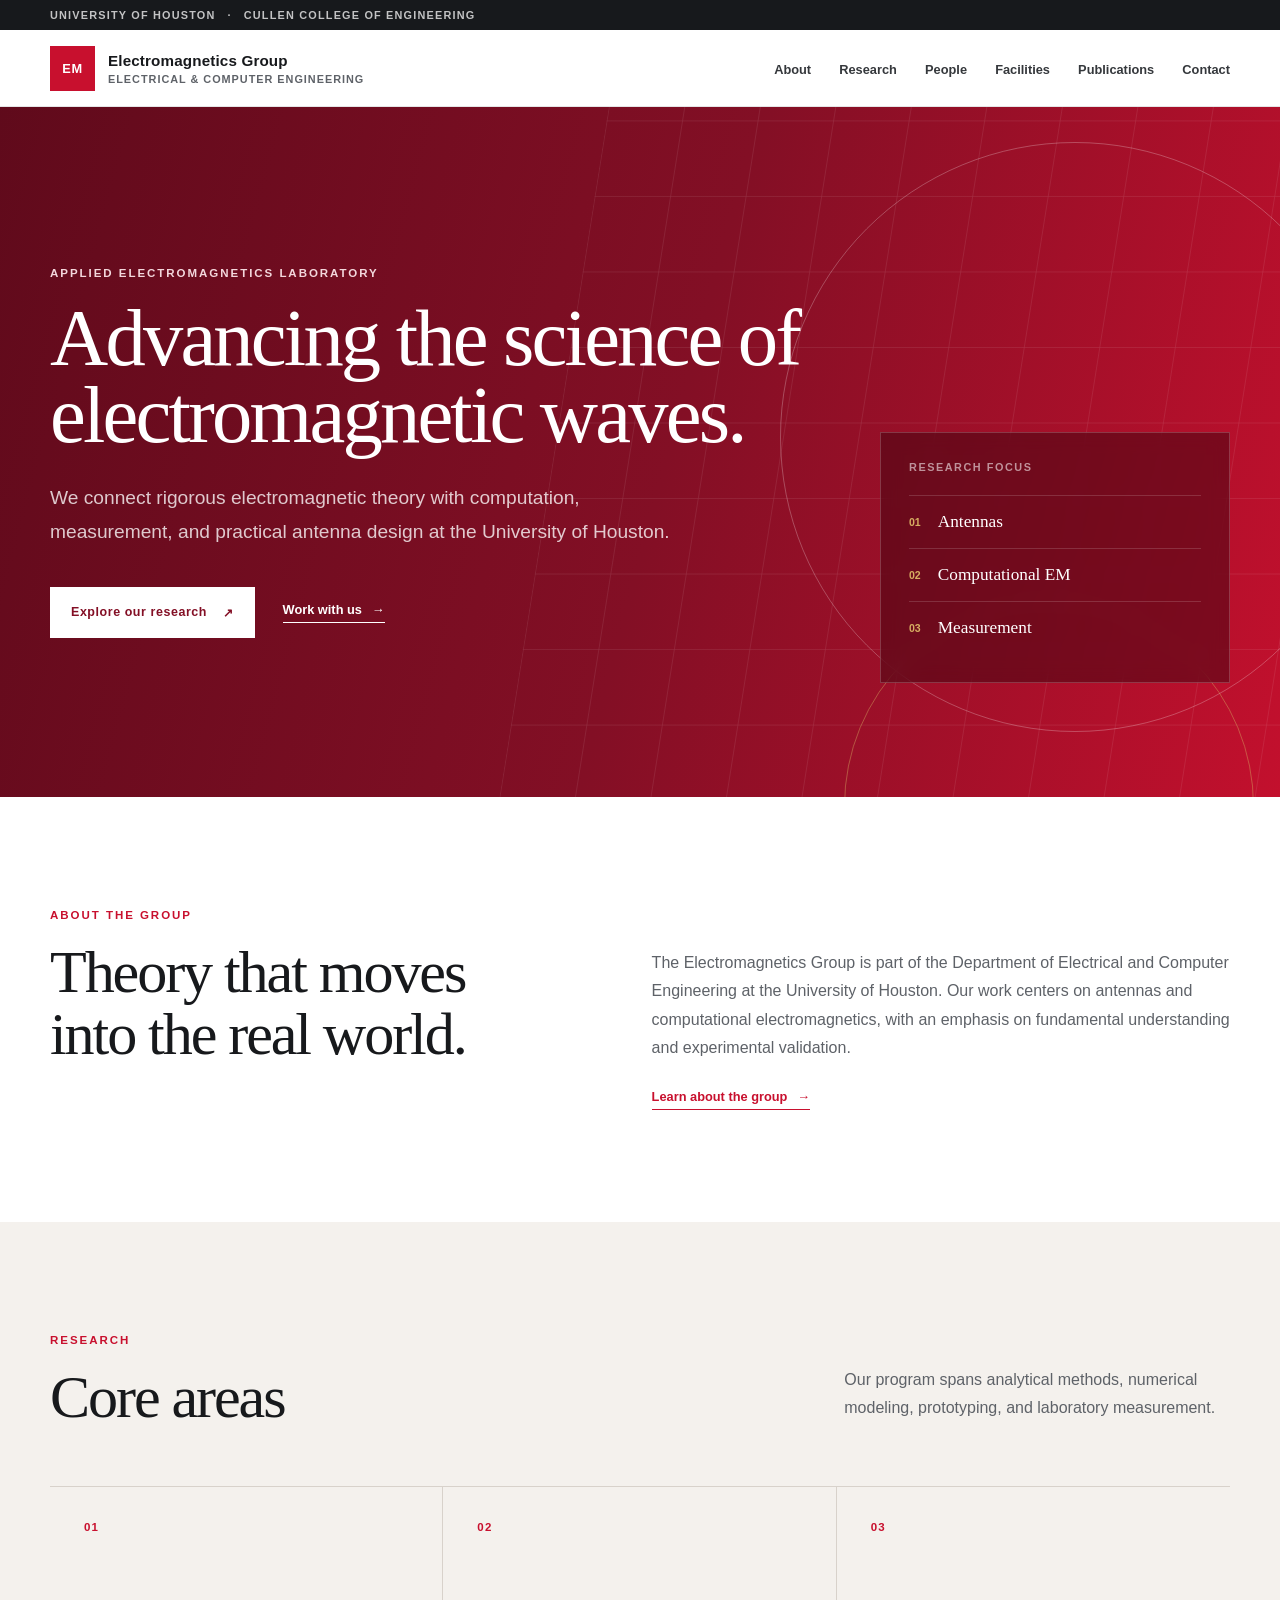
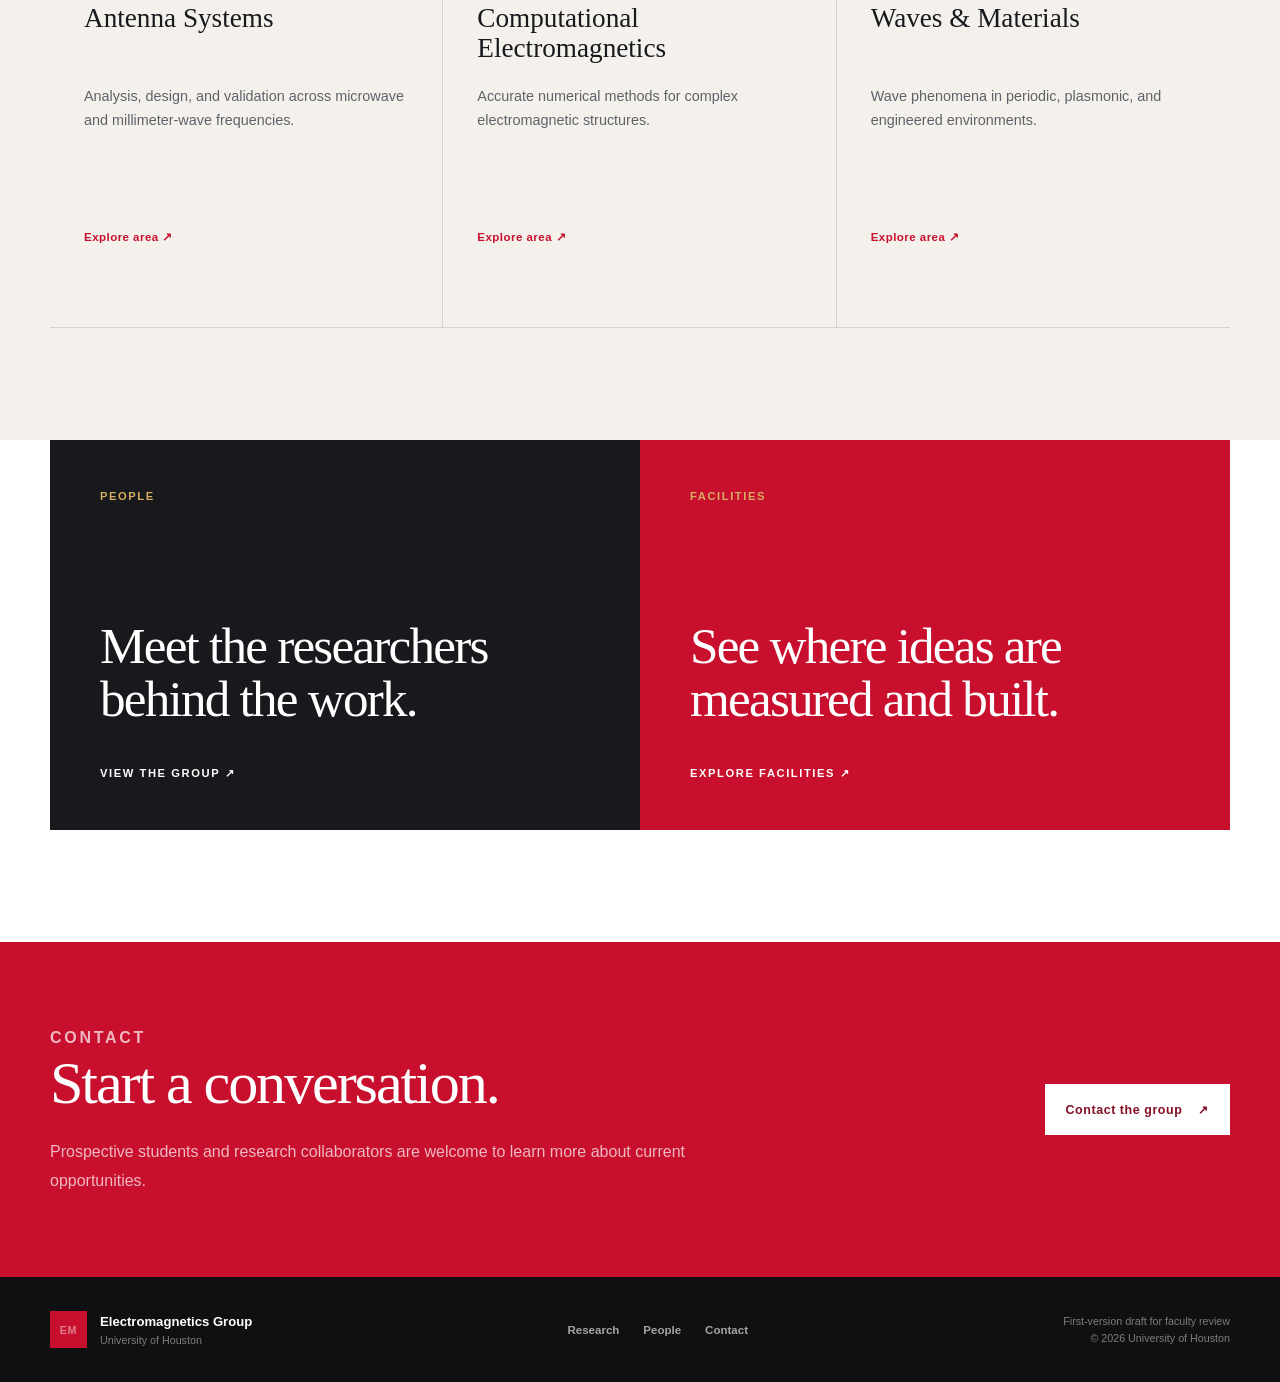
<file: index.html>
<!doctype html>
<html lang="en">
<head>
  <meta charset="utf-8">
  <meta name="viewport" content="width=device-width, initial-scale=1">
  <title>Home | UH Electromagnetics Group</title>
  <meta name="description" content="The University of Houston Electromagnetics Group advances antenna systems, computational electromagnetics, and electromagnetic measurement.">
  <meta property="og:title" content="Home | UH Electromagnetics Group">
  <meta property="og:description" content="The University of Houston Electromagnetics Group advances antenna systems, computational electromagnetics, and electromagnetic measurement.">
  <meta property="og:type" content="website">
  <meta property="og:image" content="https://jlsuka.github.io/uh-em-lab-website/og.jpg">
  <meta name="twitter:card" content="summary_large_image">
  <link rel="stylesheet" href="./styles.css">
</head>
<body>
  
    <a class="skip-link" href="#main-content">Skip to content</a>
    <header class="site-header">
      <div class="university-bar">
        <div class="shell university-bar__inner">
          <a href="https://www.uh.edu/" target="_blank" rel="noreferrer">University of Houston</a>
          <span aria-hidden="true">&middot;</span>
          <a href="https://www.egr.uh.edu/" target="_blank" rel="noreferrer">Cullen College of Engineering</a>
        </div>
      </div>
      <div class="navigation-shell shell">
        <a class="brand" href="./index.html" aria-label="Electromagnetics Group home">
          <span class="brand-mark" aria-hidden="true">EM</span>
          <span class="brand-copy">
            <strong>Electromagnetics Group</strong>
            <small>Electrical &amp; Computer Engineering</small>
          </span>
        </a>
        <nav class="desktop-nav" aria-label="Primary navigation"><a href="./about.html">About</a><a href="./research.html">Research</a><a href="./people.html">People</a><a href="./facilities.html">Facilities</a><a href="./publications.html">Publications</a><a href="./contact.html">Contact</a></nav>
        <details class="mobile-nav">
          <summary aria-label="Open navigation menu">Menu</summary>
          <nav aria-label="Mobile navigation"><a href="./about.html">About</a><a href="./research.html">Research</a><a href="./people.html">People</a><a href="./facilities.html">Facilities</a><a href="./publications.html">Publications</a><a href="./contact.html">Contact</a></nav>
        </details>
      </div>
    </header>
  <main id="main-content">
    <section class="hero" id="top">
      <div class="hero-grid" aria-hidden="true"></div>
      <div class="hero-orbit hero-orbit--one" aria-hidden="true"></div>
      <div class="hero-orbit hero-orbit--two" aria-hidden="true"></div>
      <div class="shell hero__inner">
        <div class="hero__content">
          <p class="eyebrow eyebrow--light">Applied Electromagnetics Laboratory</p>
          <h1>Advancing the science of electromagnetic waves.</h1>
          <p class="hero__lede">We connect rigorous electromagnetic theory with computation, measurement, and practical antenna design at the University of Houston.</p>
          <div class="hero__actions">
            <a class="button button--light" href="./research.html">Explore our research <span aria-hidden="true">&nearr;</span></a>
            <a class="text-link text-link--light" href="./contact.html">Work with us <span aria-hidden="true">&rarr;</span></a>
          </div>
        </div>
        <div class="hero__focus" aria-label="Research focus areas">
          <p>Research focus</p>
          <ol>
            <li><span>01</span>Antennas</li>
            <li><span>02</span>Computational EM</li>
            <li><span>03</span>Measurement</li>
          </ol>
        </div>
      </div>
    </section>

    <section class="section home-intro">
      <div class="shell split-intro">
        <div><p class="eyebrow">About the group</p><h2>Theory that moves into the real world.</h2></div>
        <div class="prose-block">
          <p>The Electromagnetics Group is part of the Department of Electrical and Computer Engineering at the University of Houston. Our work centers on antennas and computational electromagnetics, with an emphasis on fundamental understanding and experimental validation.</p>
          <a class="text-link" href="./about.html">Learn about the group <span aria-hidden="true">&rarr;</span></a>
        </div>
      </div>
    </section>

    <section class="section section--paper">
      <div class="shell">
        <div class="section-heading">
          <div><p class="eyebrow">Research</p><h2>Core areas</h2></div>
          <p>Our program spans analytical methods, numerical modeling, prototyping, and laboratory measurement.</p>
        </div>
        <div class="research-grid research-grid--links">
          <a class="research-card" href="./research.html#antenna-systems"><span class="card-number">01</span><h3>Antenna Systems</h3><p>Analysis, design, and validation across microwave and millimeter-wave frequencies.</p><span class="card-link">Explore area &nearr;</span></a>
          <a class="research-card" href="./research.html#computational-em"><span class="card-number">02</span><h3>Computational Electromagnetics</h3><p>Accurate numerical methods for complex electromagnetic structures.</p><span class="card-link">Explore area &nearr;</span></a>
          <a class="research-card" href="./research.html#waves-materials"><span class="card-number">03</span><h3>Waves &amp; Materials</h3><p>Wave phenomena in periodic, plasmonic, and engineered environments.</p><span class="card-link">Explore area &nearr;</span></a>
        </div>
      </div>
    </section>

    <section class="section home-pathways">
      <div class="shell pathway-grid">
        <a class="pathway-card pathway-card--dark" href="./people.html"><span>People</span><h2>Meet the researchers behind the work.</h2><strong>View the group &nearr;</strong></a>
        <a class="pathway-card pathway-card--red" href="./facilities.html"><span>Facilities</span><h2>See where ideas are measured and built.</h2><strong>Explore facilities &nearr;</strong></a>
      </div>
    </section>

    <section class="contact contact--compact">
      <div class="shell contact-layout">
        <div><p class="eyebrow eyebrow--light">Contact</p><h2>Start a conversation.</h2><p>Prospective students and research collaborators are welcome to learn more about current opportunities.</p></div>
        <a class="button button--light" href="./contact.html">Contact the group <span aria-hidden="true">&nearr;</span></a>
      </div>
    </section></main>
  
    <footer class="site-footer">
      <div class="shell site-footer__inner">
        <div class="footer-brand">
          <span class="brand-mark brand-mark--small" aria-hidden="true">EM</span>
          <div><strong>Electromagnetics Group</strong><span>University of Houston</span></div>
        </div>
        <div class="footer-links">
          <a href="./research.html">Research</a>
          <a href="./people.html">People</a>
          <a href="./contact.html">Contact</a>
        </div>
        <div class="footer-meta">
          <span>First-version draft for faculty review</span>
          <span>&copy; 2026 University of Houston</span>
        </div>
      </div>
    </footer>
</body>
</html>
</file>
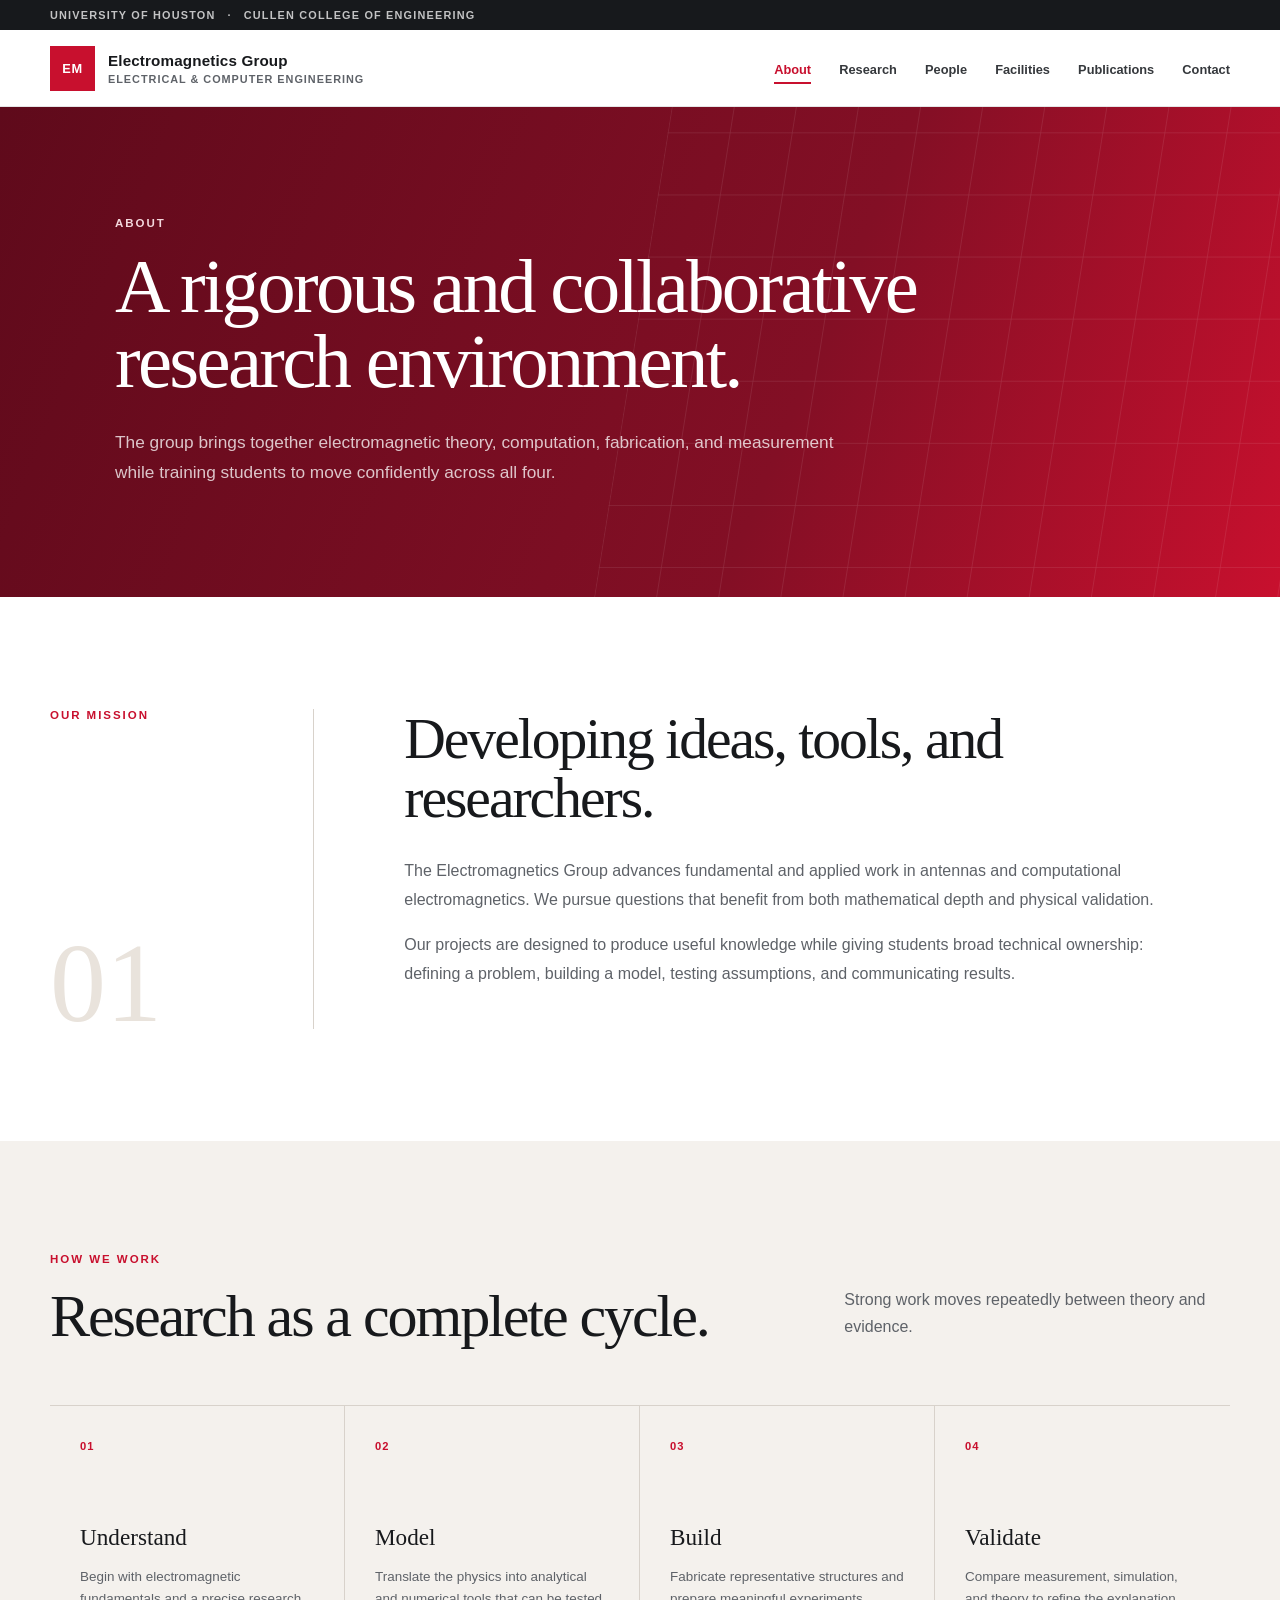
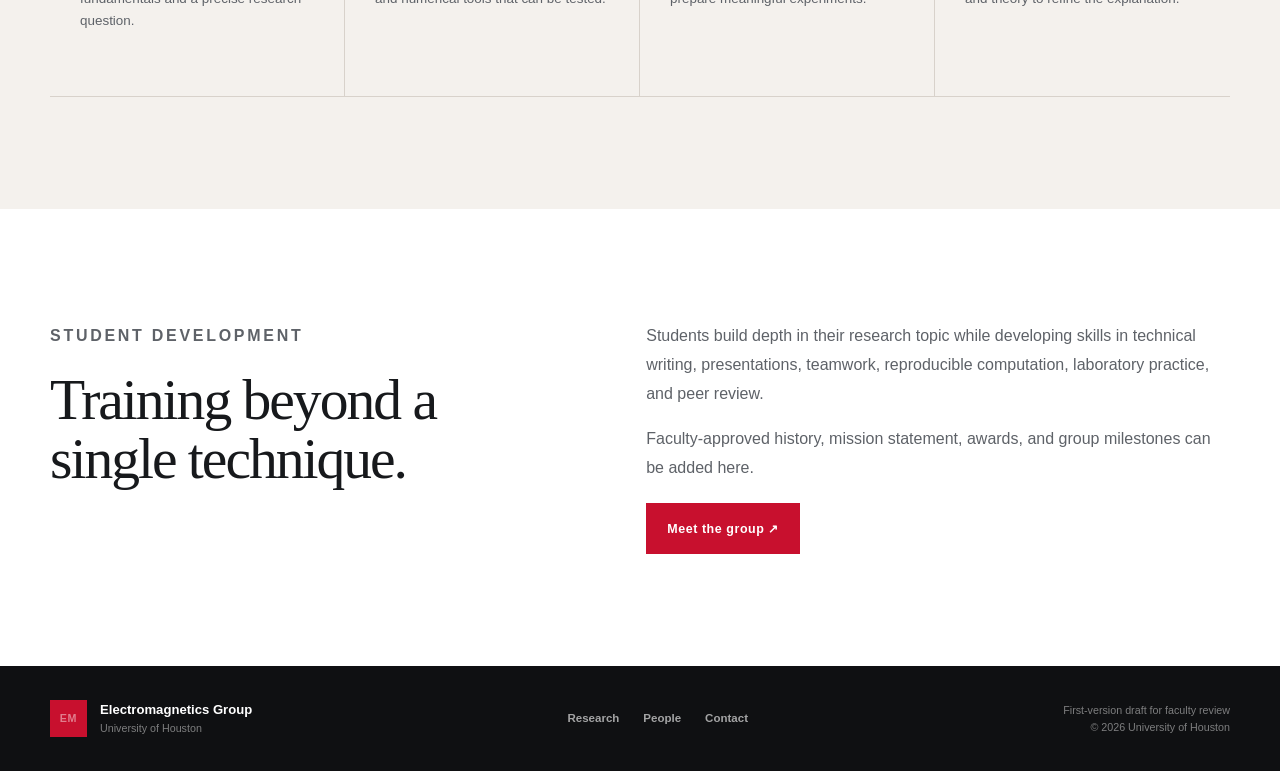
<file: about.html>
<!doctype html>
<html lang="en">
<head>
  <meta charset="utf-8">
  <meta name="viewport" content="width=device-width, initial-scale=1">
  <title>About | UH Electromagnetics Group</title>
  <meta name="description" content="Learn about the mission, training environment, and collaborative approach of the UH Electromagnetics Group.">
  <meta property="og:title" content="About | UH Electromagnetics Group">
  <meta property="og:description" content="Learn about the mission, training environment, and collaborative approach of the UH Electromagnetics Group.">
  <meta property="og:type" content="website">
  <meta property="og:image" content="https://jlsuka.github.io/uh-em-lab-website/og.jpg">
  <meta name="twitter:card" content="summary_large_image">
  <link rel="stylesheet" href="./styles.css">
</head>
<body>
  
    <a class="skip-link" href="#main-content">Skip to content</a>
    <header class="site-header">
      <div class="university-bar">
        <div class="shell university-bar__inner">
          <a href="https://www.uh.edu/" target="_blank" rel="noreferrer">University of Houston</a>
          <span aria-hidden="true">&middot;</span>
          <a href="https://www.egr.uh.edu/" target="_blank" rel="noreferrer">Cullen College of Engineering</a>
        </div>
      </div>
      <div class="navigation-shell shell">
        <a class="brand" href="./index.html" aria-label="Electromagnetics Group home">
          <span class="brand-mark" aria-hidden="true">EM</span>
          <span class="brand-copy">
            <strong>Electromagnetics Group</strong>
            <small>Electrical &amp; Computer Engineering</small>
          </span>
        </a>
        <nav class="desktop-nav" aria-label="Primary navigation"><a class="active" aria-current="page" href="./about.html">About</a><a href="./research.html">Research</a><a href="./people.html">People</a><a href="./facilities.html">Facilities</a><a href="./publications.html">Publications</a><a href="./contact.html">Contact</a></nav>
        <details class="mobile-nav">
          <summary aria-label="Open navigation menu">Menu</summary>
          <nav aria-label="Mobile navigation"><a class="active" aria-current="page" href="./about.html">About</a><a href="./research.html">Research</a><a href="./people.html">People</a><a href="./facilities.html">Facilities</a><a href="./publications.html">Publications</a><a href="./contact.html">Contact</a></nav>
        </details>
      </div>
    </header>
  <main id="main-content">
    
    <section class="page-hero">
      <div class="page-hero__grid" aria-hidden="true"></div>
      <div class="shell page-hero__inner">
        <p class="eyebrow eyebrow--light">About</p>
        <h1>A rigorous and collaborative research environment.</h1>
        <p>The group brings together electromagnetic theory, computation, fabrication, and measurement while training students to move confidently across all four.</p>
      </div>
    </section>
    <section class="section">
      <div class="shell editorial-grid">
        <aside><p class="eyebrow">Our mission</p><span class="side-number">01</span></aside>
        <div class="editorial-copy"><h2>Developing ideas, tools, and researchers.</h2><p>The Electromagnetics Group advances fundamental and applied work in antennas and computational electromagnetics. We pursue questions that benefit from both mathematical depth and physical validation.</p><p>Our projects are designed to produce useful knowledge while giving students broad technical ownership: defining a problem, building a model, testing assumptions, and communicating results.</p></div>
      </div>
    </section>
    <section class="section section--paper">
      <div class="shell">
        <div class="section-heading"><div><p class="eyebrow">How we work</p><h2>Research as a complete cycle.</h2></div><p>Strong work moves repeatedly between theory and evidence.</p></div>
        <div class="principle-grid">
          <article><span>01</span><h3>Understand</h3><p>Begin with electromagnetic fundamentals and a precise research question.</p></article>
          <article><span>02</span><h3>Model</h3><p>Translate the physics into analytical and numerical tools that can be tested.</p></article>
          <article><span>03</span><h3>Build</h3><p>Fabricate representative structures and prepare meaningful experiments.</p></article>
          <article><span>04</span><h3>Validate</h3><p>Compare measurement, simulation, and theory to refine the explanation.</p></article>
        </div>
      </div>
    </section>
    <section class="section">
      <div class="shell two-column-copy">
        <div><p class="eyebrow">Student development</p><h2>Training beyond a single technique.</h2></div>
        <div><p>Students build depth in their research topic while developing skills in technical writing, presentations, teamwork, reproducible computation, laboratory practice, and peer review.</p><p class="draft-note">Faculty-approved history, mission statement, awards, and group milestones can be added here.</p><a class="button button--red" href="./people.html">Meet the group &nearr;</a></div>
      </div>
    </section></main>
  
    <footer class="site-footer">
      <div class="shell site-footer__inner">
        <div class="footer-brand">
          <span class="brand-mark brand-mark--small" aria-hidden="true">EM</span>
          <div><strong>Electromagnetics Group</strong><span>University of Houston</span></div>
        </div>
        <div class="footer-links">
          <a href="./research.html">Research</a>
          <a href="./people.html">People</a>
          <a href="./contact.html">Contact</a>
        </div>
        <div class="footer-meta">
          <span>First-version draft for faculty review</span>
          <span>&copy; 2026 University of Houston</span>
        </div>
      </div>
    </footer>
</body>
</html>
</file>
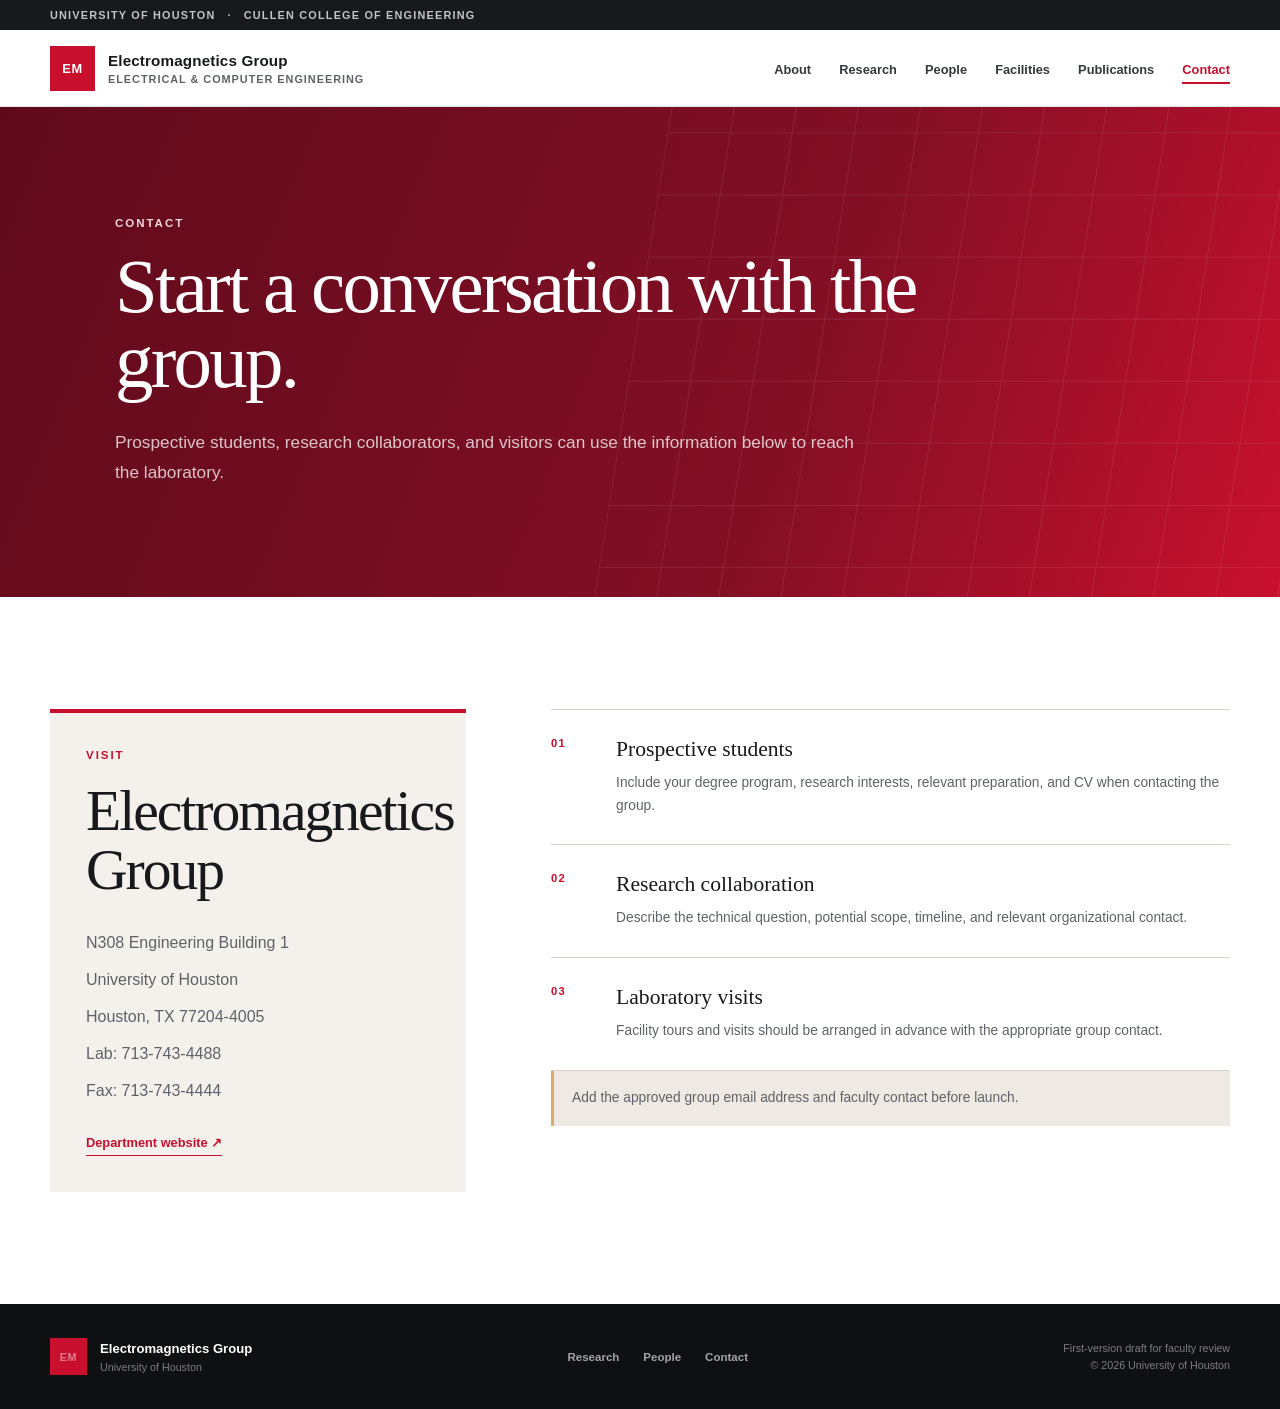
<file: contact.html>
<!doctype html>
<html lang="en">
<head>
  <meta charset="utf-8">
  <meta name="viewport" content="width=device-width, initial-scale=1">
  <title>Contact | UH Electromagnetics Group</title>
  <meta name="description" content="Contact the University of Houston Electromagnetics Group for research collaboration and student opportunities.">
  <meta property="og:title" content="Contact | UH Electromagnetics Group">
  <meta property="og:description" content="Contact the University of Houston Electromagnetics Group for research collaboration and student opportunities.">
  <meta property="og:type" content="website">
  <meta property="og:image" content="https://jlsuka.github.io/uh-em-lab-website/og.jpg">
  <meta name="twitter:card" content="summary_large_image">
  <link rel="stylesheet" href="./styles.css">
</head>
<body>
  
    <a class="skip-link" href="#main-content">Skip to content</a>
    <header class="site-header">
      <div class="university-bar">
        <div class="shell university-bar__inner">
          <a href="https://www.uh.edu/" target="_blank" rel="noreferrer">University of Houston</a>
          <span aria-hidden="true">&middot;</span>
          <a href="https://www.egr.uh.edu/" target="_blank" rel="noreferrer">Cullen College of Engineering</a>
        </div>
      </div>
      <div class="navigation-shell shell">
        <a class="brand" href="./index.html" aria-label="Electromagnetics Group home">
          <span class="brand-mark" aria-hidden="true">EM</span>
          <span class="brand-copy">
            <strong>Electromagnetics Group</strong>
            <small>Electrical &amp; Computer Engineering</small>
          </span>
        </a>
        <nav class="desktop-nav" aria-label="Primary navigation"><a href="./about.html">About</a><a href="./research.html">Research</a><a href="./people.html">People</a><a href="./facilities.html">Facilities</a><a href="./publications.html">Publications</a><a class="active" aria-current="page" href="./contact.html">Contact</a></nav>
        <details class="mobile-nav">
          <summary aria-label="Open navigation menu">Menu</summary>
          <nav aria-label="Mobile navigation"><a href="./about.html">About</a><a href="./research.html">Research</a><a href="./people.html">People</a><a href="./facilities.html">Facilities</a><a href="./publications.html">Publications</a><a class="active" aria-current="page" href="./contact.html">Contact</a></nav>
        </details>
      </div>
    </header>
  <main id="main-content">
    
    <section class="page-hero">
      <div class="page-hero__grid" aria-hidden="true"></div>
      <div class="shell page-hero__inner">
        <p class="eyebrow eyebrow--light">Contact</p>
        <h1>Start a conversation with the group.</h1>
        <p>Prospective students, research collaborators, and visitors can use the information below to reach the laboratory.</p>
      </div>
    </section>
    <section class="section">
      <div class="shell contact-page-grid">
        <div class="contact-address-card"><p class="eyebrow">Visit</p><h2>Electromagnetics Group</h2><address><span>N308 Engineering Building 1</span><span>University of Houston</span><span>Houston, TX 77204-4005</span><span>Lab: 713-743-4488</span><span>Fax: 713-743-4444</span></address><a class="text-link" href="https://www.ece.uh.edu/" target="_blank" rel="noreferrer">Department website &nearr;</a></div>
        <div class="contact-options">
          <article><span>01</span><div><h3>Prospective students</h3><p>Include your degree program, research interests, relevant preparation, and CV when contacting the group.</p></div></article>
          <article><span>02</span><div><h3>Research collaboration</h3><p>Describe the technical question, potential scope, timeline, and relevant organizational contact.</p></div></article>
          <article><span>03</span><div><h3>Laboratory visits</h3><p>Facility tours and visits should be arranged in advance with the appropriate group contact.</p></div></article>
          <p class="draft-note draft-note--block">Add the approved group email address and faculty contact before launch.</p>
        </div>
      </div>
    </section></main>
  
    <footer class="site-footer">
      <div class="shell site-footer__inner">
        <div class="footer-brand">
          <span class="brand-mark brand-mark--small" aria-hidden="true">EM</span>
          <div><strong>Electromagnetics Group</strong><span>University of Houston</span></div>
        </div>
        <div class="footer-links">
          <a href="./research.html">Research</a>
          <a href="./people.html">People</a>
          <a href="./contact.html">Contact</a>
        </div>
        <div class="footer-meta">
          <span>First-version draft for faculty review</span>
          <span>&copy; 2026 University of Houston</span>
        </div>
      </div>
    </footer>
</body>
</html>
</file>
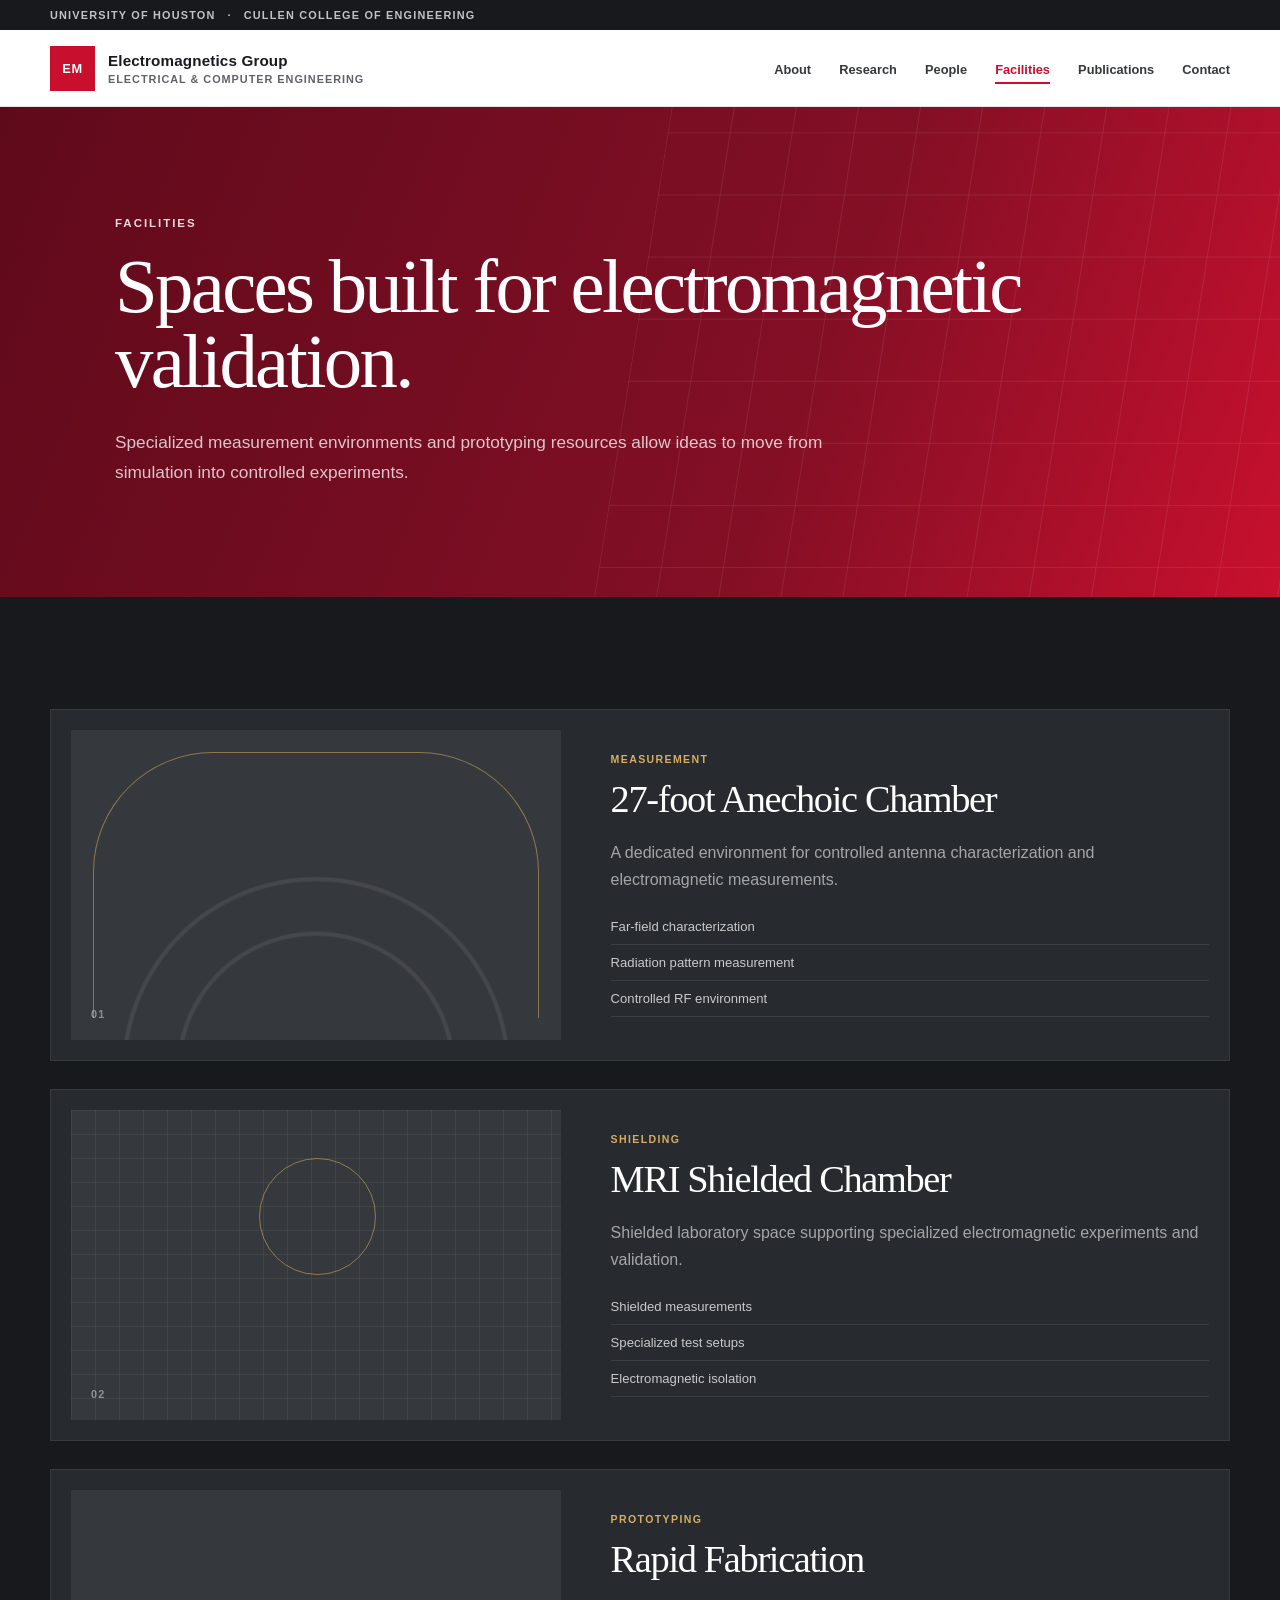
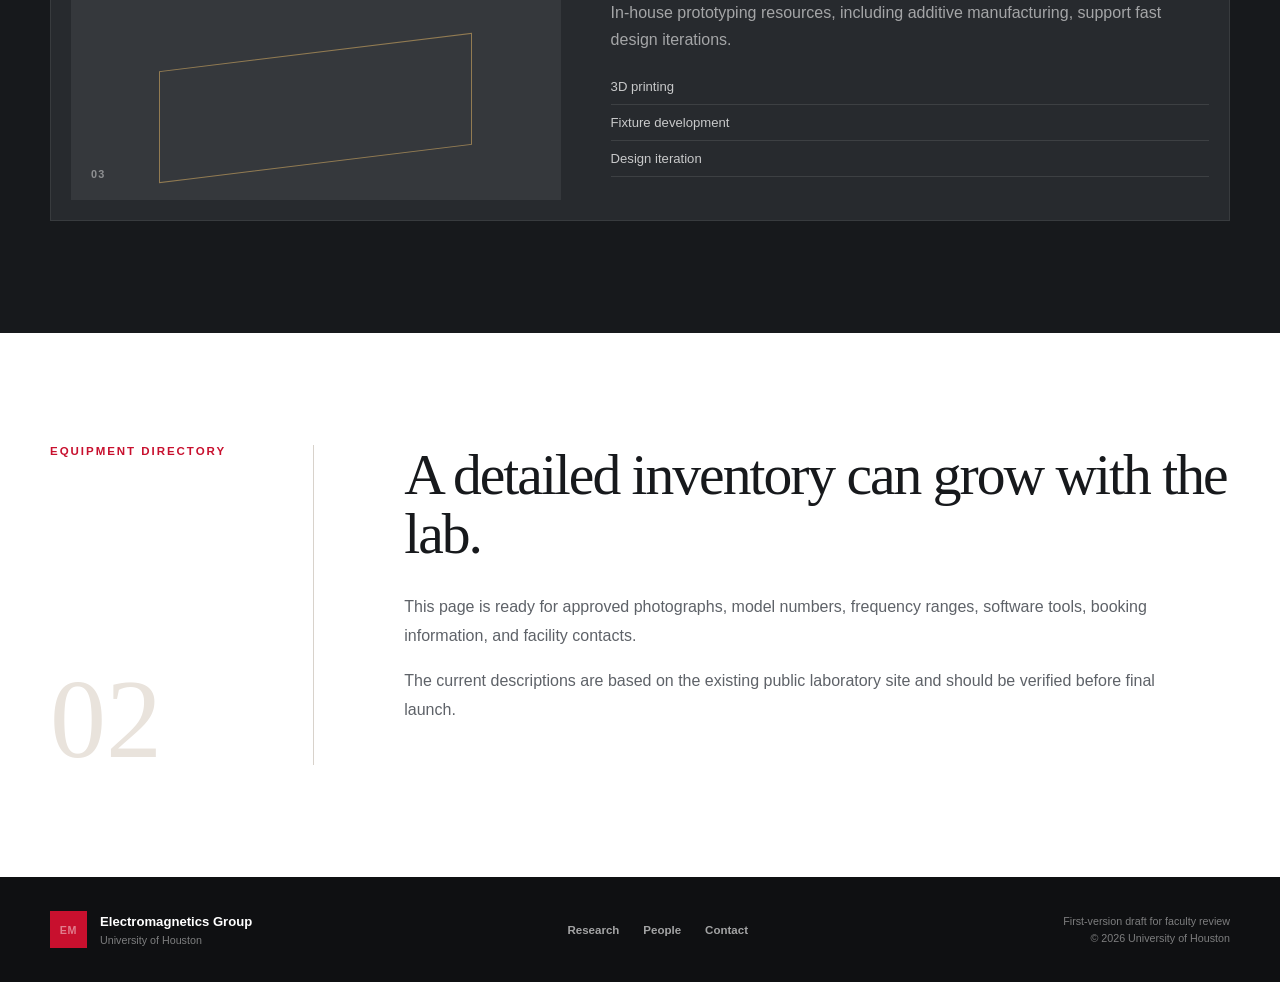
<file: facilities.html>
<!doctype html>
<html lang="en">
<head>
  <meta charset="utf-8">
  <meta name="viewport" content="width=device-width, initial-scale=1">
  <title>Facilities | UH Electromagnetics Group</title>
  <meta name="description" content="Explore electromagnetic measurement, shielded testing, and rapid prototyping facilities at the UH Electromagnetics Group.">
  <meta property="og:title" content="Facilities | UH Electromagnetics Group">
  <meta property="og:description" content="Explore electromagnetic measurement, shielded testing, and rapid prototyping facilities at the UH Electromagnetics Group.">
  <meta property="og:type" content="website">
  <meta property="og:image" content="https://jlsuka.github.io/uh-em-lab-website/og.jpg">
  <meta name="twitter:card" content="summary_large_image">
  <link rel="stylesheet" href="./styles.css">
</head>
<body>
  
    <a class="skip-link" href="#main-content">Skip to content</a>
    <header class="site-header">
      <div class="university-bar">
        <div class="shell university-bar__inner">
          <a href="https://www.uh.edu/" target="_blank" rel="noreferrer">University of Houston</a>
          <span aria-hidden="true">&middot;</span>
          <a href="https://www.egr.uh.edu/" target="_blank" rel="noreferrer">Cullen College of Engineering</a>
        </div>
      </div>
      <div class="navigation-shell shell">
        <a class="brand" href="./index.html" aria-label="Electromagnetics Group home">
          <span class="brand-mark" aria-hidden="true">EM</span>
          <span class="brand-copy">
            <strong>Electromagnetics Group</strong>
            <small>Electrical &amp; Computer Engineering</small>
          </span>
        </a>
        <nav class="desktop-nav" aria-label="Primary navigation"><a href="./about.html">About</a><a href="./research.html">Research</a><a href="./people.html">People</a><a class="active" aria-current="page" href="./facilities.html">Facilities</a><a href="./publications.html">Publications</a><a href="./contact.html">Contact</a></nav>
        <details class="mobile-nav">
          <summary aria-label="Open navigation menu">Menu</summary>
          <nav aria-label="Mobile navigation"><a href="./about.html">About</a><a href="./research.html">Research</a><a href="./people.html">People</a><a class="active" aria-current="page" href="./facilities.html">Facilities</a><a href="./publications.html">Publications</a><a href="./contact.html">Contact</a></nav>
        </details>
      </div>
    </header>
  <main id="main-content">
    
    <section class="page-hero">
      <div class="page-hero__grid" aria-hidden="true"></div>
      <div class="shell page-hero__inner">
        <p class="eyebrow eyebrow--light">Facilities</p>
        <h1>Spaces built for electromagnetic validation.</h1>
        <p>Specialized measurement environments and prototyping resources allow ideas to move from simulation into controlled experiments.</p>
      </div>
    </section>
    <section class="section section--ink">
      <div class="shell facility-page-grid">
        <article class="facility-feature"><div class="facility-visual facility-visual--1"><span>01</span></div><div><p class="facility-label">Measurement</p><h2>27-foot Anechoic Chamber</h2><p>A dedicated environment for controlled antenna characterization and electromagnetic measurements.</p><ul><li>Far-field characterization</li><li>Radiation pattern measurement</li><li>Controlled RF environment</li></ul></div></article>
        <article class="facility-feature"><div class="facility-visual facility-visual--2"><span>02</span></div><div><p class="facility-label">Shielding</p><h2>MRI Shielded Chamber</h2><p>Shielded laboratory space supporting specialized electromagnetic experiments and validation.</p><ul><li>Shielded measurements</li><li>Specialized test setups</li><li>Electromagnetic isolation</li></ul></div></article>
        <article class="facility-feature"><div class="facility-visual facility-visual--3"><span>03</span></div><div><p class="facility-label">Prototyping</p><h2>Rapid Fabrication</h2><p>In-house prototyping resources, including additive manufacturing, support fast design iterations.</p><ul><li>3D printing</li><li>Fixture development</li><li>Design iteration</li></ul></div></article>
      </div>
    </section>
    <section class="section"><div class="shell editorial-grid"><aside><p class="eyebrow">Equipment directory</p><span class="side-number">02</span></aside><div class="editorial-copy"><h2>A detailed inventory can grow with the lab.</h2><p>This page is ready for approved photographs, model numbers, frequency ranges, software tools, booking information, and facility contacts.</p><p class="draft-note">The current descriptions are based on the existing public laboratory site and should be verified before final launch.</p></div></div></section></main>
  
    <footer class="site-footer">
      <div class="shell site-footer__inner">
        <div class="footer-brand">
          <span class="brand-mark brand-mark--small" aria-hidden="true">EM</span>
          <div><strong>Electromagnetics Group</strong><span>University of Houston</span></div>
        </div>
        <div class="footer-links">
          <a href="./research.html">Research</a>
          <a href="./people.html">People</a>
          <a href="./contact.html">Contact</a>
        </div>
        <div class="footer-meta">
          <span>First-version draft for faculty review</span>
          <span>&copy; 2026 University of Houston</span>
        </div>
      </div>
    </footer>
</body>
</html>
</file>
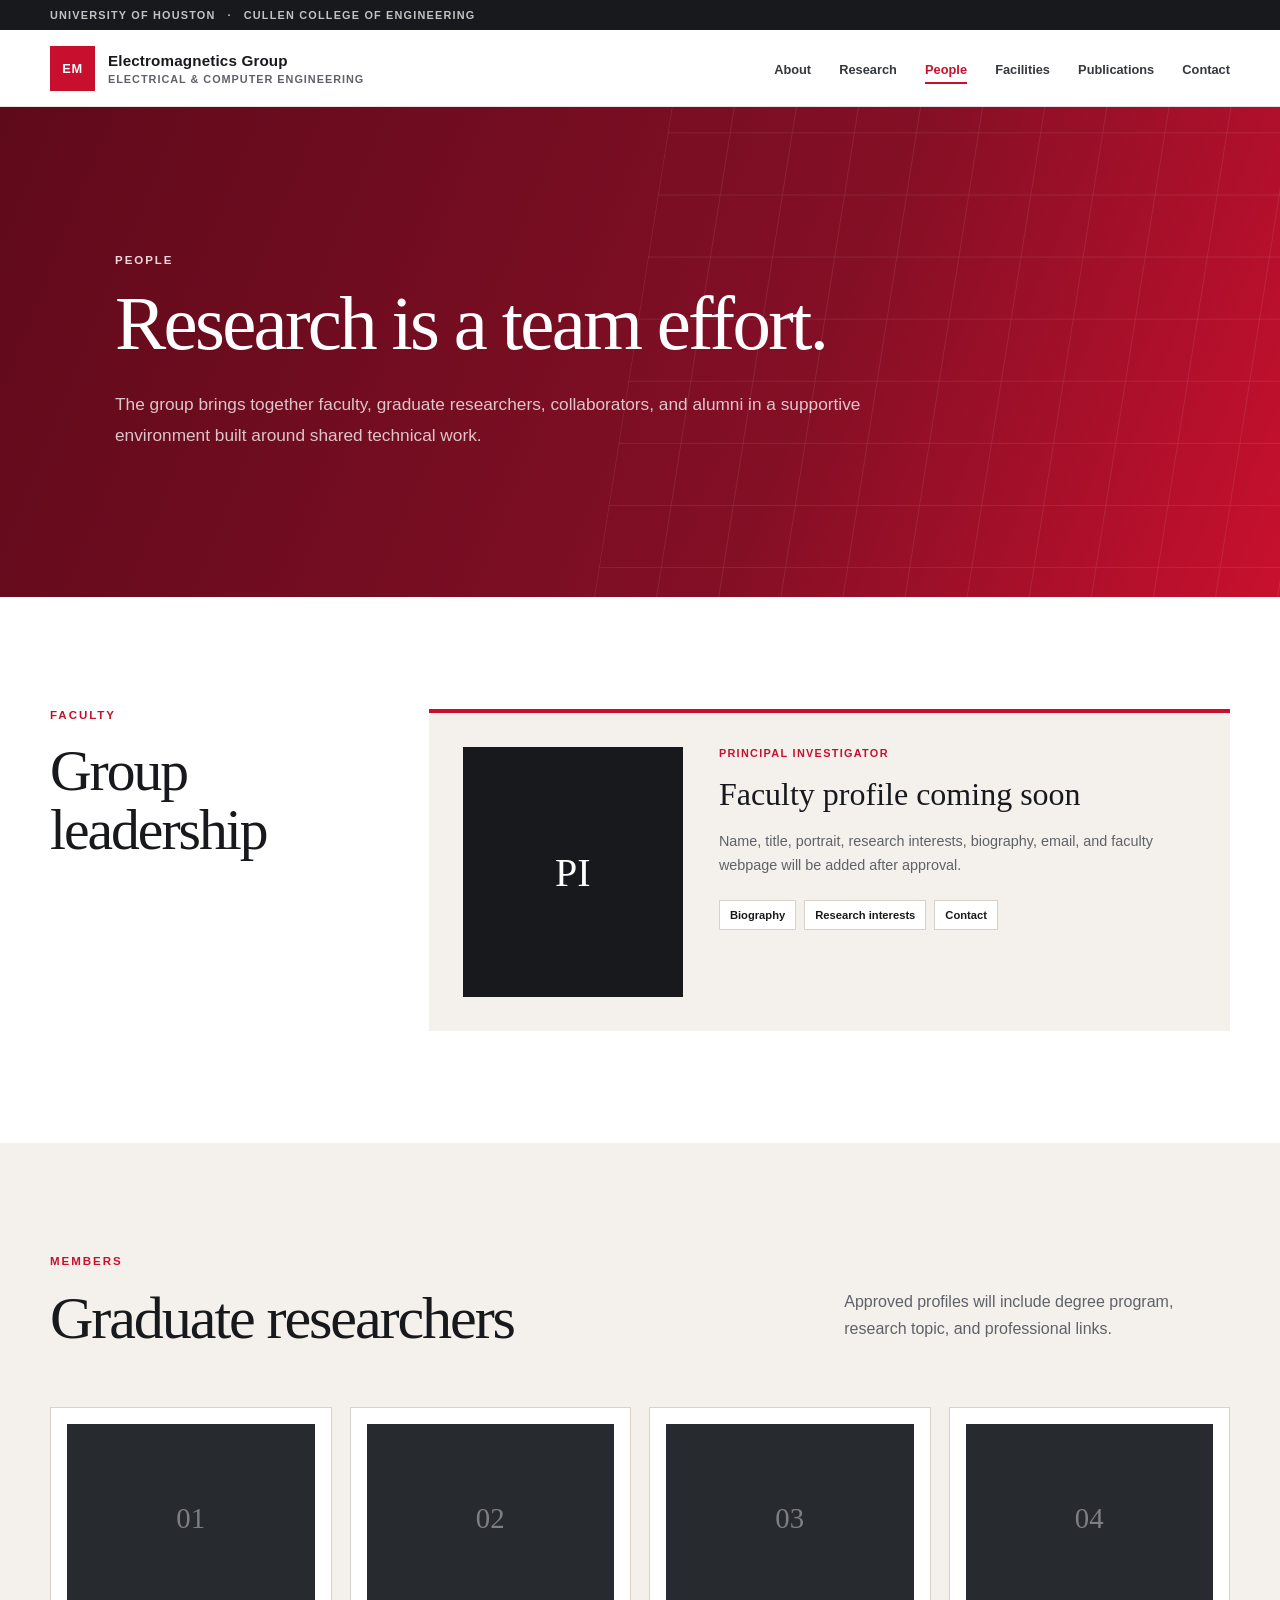
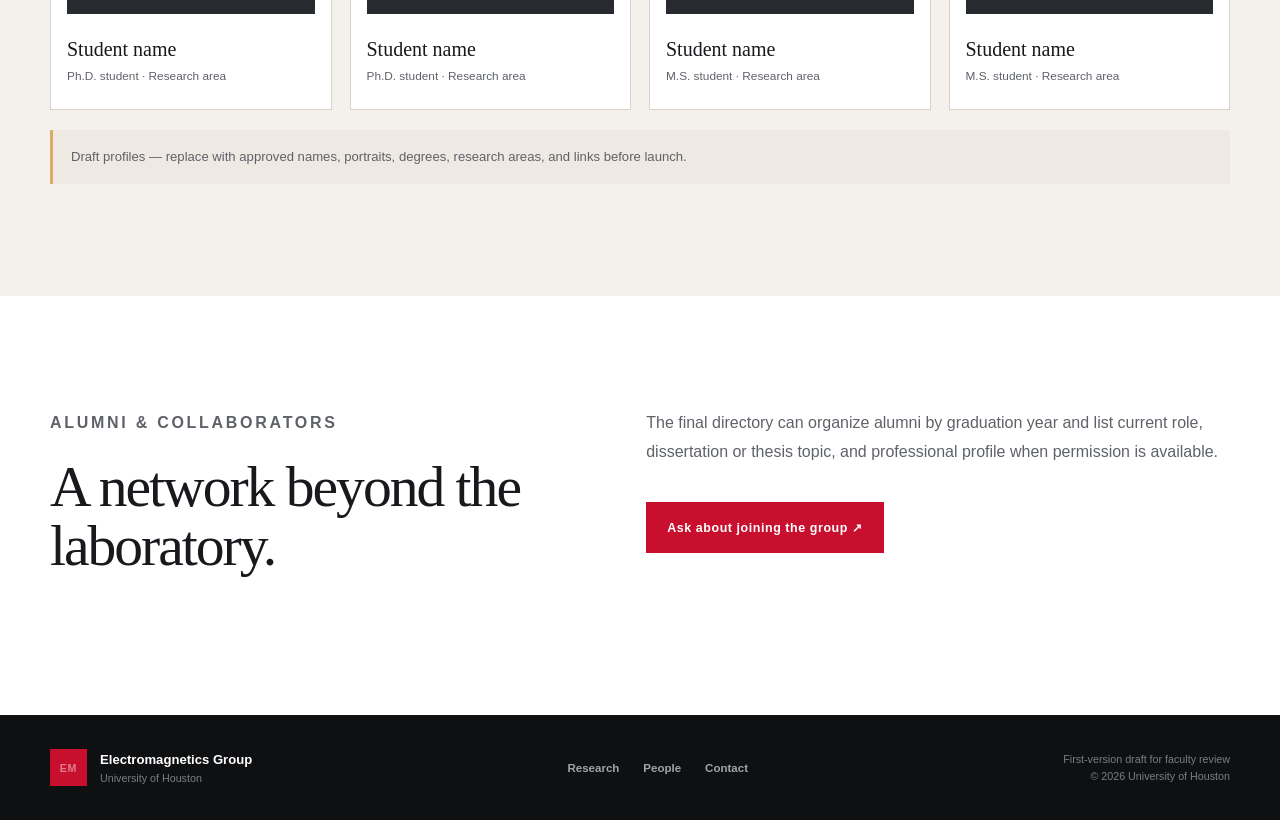
<file: people.html>
<!doctype html>
<html lang="en">
<head>
  <meta charset="utf-8">
  <meta name="viewport" content="width=device-width, initial-scale=1">
  <title>People | UH Electromagnetics Group</title>
  <meta name="description" content="Meet the faculty, graduate researchers, collaborators, and alumni of the UH Electromagnetics Group.">
  <meta property="og:title" content="People | UH Electromagnetics Group">
  <meta property="og:description" content="Meet the faculty, graduate researchers, collaborators, and alumni of the UH Electromagnetics Group.">
  <meta property="og:type" content="website">
  <meta property="og:image" content="https://jlsuka.github.io/uh-em-lab-website/og.jpg">
  <meta name="twitter:card" content="summary_large_image">
  <link rel="stylesheet" href="./styles.css">
</head>
<body>
  
    <a class="skip-link" href="#main-content">Skip to content</a>
    <header class="site-header">
      <div class="university-bar">
        <div class="shell university-bar__inner">
          <a href="https://www.uh.edu/" target="_blank" rel="noreferrer">University of Houston</a>
          <span aria-hidden="true">&middot;</span>
          <a href="https://www.egr.uh.edu/" target="_blank" rel="noreferrer">Cullen College of Engineering</a>
        </div>
      </div>
      <div class="navigation-shell shell">
        <a class="brand" href="./index.html" aria-label="Electromagnetics Group home">
          <span class="brand-mark" aria-hidden="true">EM</span>
          <span class="brand-copy">
            <strong>Electromagnetics Group</strong>
            <small>Electrical &amp; Computer Engineering</small>
          </span>
        </a>
        <nav class="desktop-nav" aria-label="Primary navigation"><a href="./about.html">About</a><a href="./research.html">Research</a><a class="active" aria-current="page" href="./people.html">People</a><a href="./facilities.html">Facilities</a><a href="./publications.html">Publications</a><a href="./contact.html">Contact</a></nav>
        <details class="mobile-nav">
          <summary aria-label="Open navigation menu">Menu</summary>
          <nav aria-label="Mobile navigation"><a href="./about.html">About</a><a href="./research.html">Research</a><a class="active" aria-current="page" href="./people.html">People</a><a href="./facilities.html">Facilities</a><a href="./publications.html">Publications</a><a href="./contact.html">Contact</a></nav>
        </details>
      </div>
    </header>
  <main id="main-content">
    
    <section class="page-hero">
      <div class="page-hero__grid" aria-hidden="true"></div>
      <div class="shell page-hero__inner">
        <p class="eyebrow eyebrow--light">People</p>
        <h1>Research is a team effort.</h1>
        <p>The group brings together faculty, graduate researchers, collaborators, and alumni in a supportive environment built around shared technical work.</p>
      </div>
    </section>
    <section class="section">
      <div class="shell people-page-grid">
        <div><p class="eyebrow">Faculty</p><h2>Group leadership</h2></div>
        <article class="person-card person-card--featured"><div class="person-placeholder" aria-hidden="true">PI</div><div><span>Principal investigator</span><h3>Faculty profile coming soon</h3><p>Name, title, portrait, research interests, biography, email, and faculty webpage will be added after approval.</p><div class="person-links"><span>Biography</span><span>Research interests</span><span>Contact</span></div></div></article>
      </div>
    </section>
    <section class="section section--paper">
      <div class="shell"><div class="section-heading"><div><p class="eyebrow">Members</p><h2>Graduate researchers</h2></div><p>Approved profiles will include degree program, research topic, and professional links.</p></div>
        <div class="member-card-grid">
          <article class="member-card"><div class="member-avatar">01</div><h3>Student name</h3><p>Ph.D. student &middot; Research area</p></article>
          <article class="member-card"><div class="member-avatar">02</div><h3>Student name</h3><p>Ph.D. student &middot; Research area</p></article>
          <article class="member-card"><div class="member-avatar">03</div><h3>Student name</h3><p>M.S. student &middot; Research area</p></article>
          <article class="member-card"><div class="member-avatar">04</div><h3>Student name</h3><p>M.S. student &middot; Research area</p></article>
        </div>
        <p class="draft-note draft-note--block">Draft profiles &mdash; replace with approved names, portraits, degrees, research areas, and links before launch.</p>
      </div>
    </section>
    <section class="section"><div class="shell two-column-copy"><div><p class="eyebrow">Alumni &amp; collaborators</p><h2>A network beyond the laboratory.</h2></div><div><p>The final directory can organize alumni by graduation year and list current role, dissertation or thesis topic, and professional profile when permission is available.</p><a class="button button--red" href="./contact.html">Ask about joining the group &nearr;</a></div></div></section></main>
  
    <footer class="site-footer">
      <div class="shell site-footer__inner">
        <div class="footer-brand">
          <span class="brand-mark brand-mark--small" aria-hidden="true">EM</span>
          <div><strong>Electromagnetics Group</strong><span>University of Houston</span></div>
        </div>
        <div class="footer-links">
          <a href="./research.html">Research</a>
          <a href="./people.html">People</a>
          <a href="./contact.html">Contact</a>
        </div>
        <div class="footer-meta">
          <span>First-version draft for faculty review</span>
          <span>&copy; 2026 University of Houston</span>
        </div>
      </div>
    </footer>
</body>
</html>
</file>
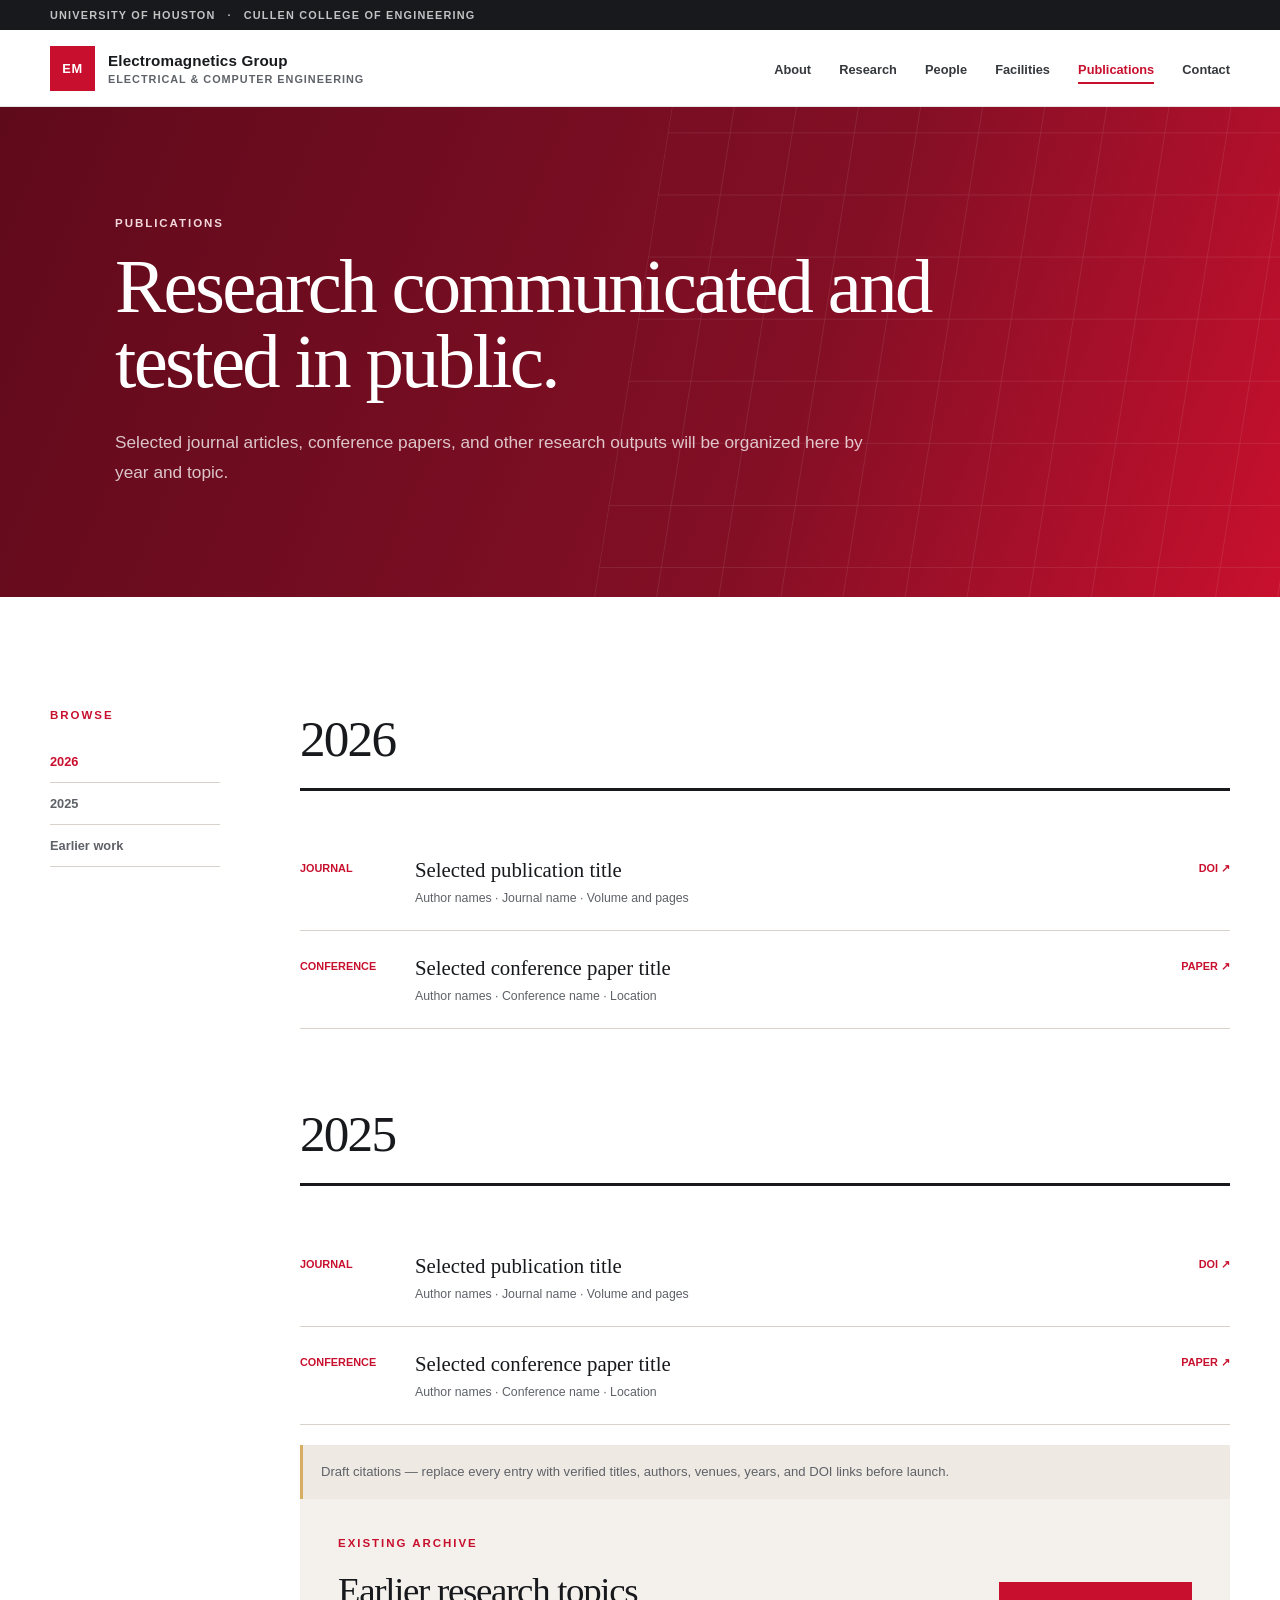
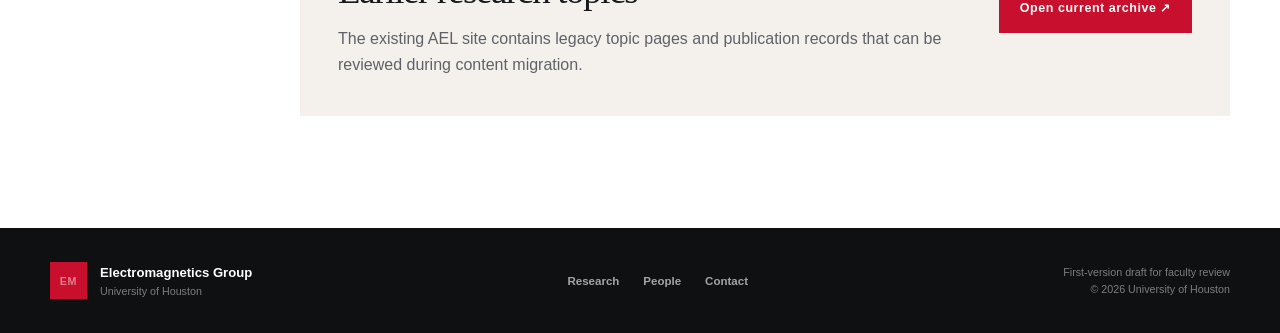
<file: publications.html>
<!doctype html>
<html lang="en">
<head>
  <meta charset="utf-8">
  <meta name="viewport" content="width=device-width, initial-scale=1">
  <title>Publications | UH Electromagnetics Group</title>
  <meta name="description" content="Browse selected journal articles, conference papers, and research outputs from the UH Electromagnetics Group.">
  <meta property="og:title" content="Publications | UH Electromagnetics Group">
  <meta property="og:description" content="Browse selected journal articles, conference papers, and research outputs from the UH Electromagnetics Group.">
  <meta property="og:type" content="website">
  <meta property="og:image" content="https://jlsuka.github.io/uh-em-lab-website/og.jpg">
  <meta name="twitter:card" content="summary_large_image">
  <link rel="stylesheet" href="./styles.css">
</head>
<body>
  
    <a class="skip-link" href="#main-content">Skip to content</a>
    <header class="site-header">
      <div class="university-bar">
        <div class="shell university-bar__inner">
          <a href="https://www.uh.edu/" target="_blank" rel="noreferrer">University of Houston</a>
          <span aria-hidden="true">&middot;</span>
          <a href="https://www.egr.uh.edu/" target="_blank" rel="noreferrer">Cullen College of Engineering</a>
        </div>
      </div>
      <div class="navigation-shell shell">
        <a class="brand" href="./index.html" aria-label="Electromagnetics Group home">
          <span class="brand-mark" aria-hidden="true">EM</span>
          <span class="brand-copy">
            <strong>Electromagnetics Group</strong>
            <small>Electrical &amp; Computer Engineering</small>
          </span>
        </a>
        <nav class="desktop-nav" aria-label="Primary navigation"><a href="./about.html">About</a><a href="./research.html">Research</a><a href="./people.html">People</a><a href="./facilities.html">Facilities</a><a class="active" aria-current="page" href="./publications.html">Publications</a><a href="./contact.html">Contact</a></nav>
        <details class="mobile-nav">
          <summary aria-label="Open navigation menu">Menu</summary>
          <nav aria-label="Mobile navigation"><a href="./about.html">About</a><a href="./research.html">Research</a><a href="./people.html">People</a><a href="./facilities.html">Facilities</a><a class="active" aria-current="page" href="./publications.html">Publications</a><a href="./contact.html">Contact</a></nav>
        </details>
      </div>
    </header>
  <main id="main-content">
    
    <section class="page-hero">
      <div class="page-hero__grid" aria-hidden="true"></div>
      <div class="shell page-hero__inner">
        <p class="eyebrow eyebrow--light">Publications</p>
        <h1>Research communicated and tested in public.</h1>
        <p>Selected journal articles, conference papers, and other research outputs will be organized here by year and topic.</p>
      </div>
    </section>
    <section class="section">
      <div class="shell publications-page-layout">
        <aside class="publication-filter"><p class="eyebrow">Browse</p><a class="active" href="#2026">2026</a><a href="#2025">2025</a><a href="#archive">Earlier work</a></aside>
        <div class="publication-year-list">
          <section id="2026"><h2>2026</h2><article><span>Journal</span><div><h3>Selected publication title</h3><p>Author names &middot; Journal name &middot; Volume and pages</p></div><strong>DOI &nearr;</strong></article><article><span>Conference</span><div><h3>Selected conference paper title</h3><p>Author names &middot; Conference name &middot; Location</p></div><strong>Paper &nearr;</strong></article></section>
          <section id="2025"><h2>2025</h2><article><span>Journal</span><div><h3>Selected publication title</h3><p>Author names &middot; Journal name &middot; Volume and pages</p></div><strong>DOI &nearr;</strong></article><article><span>Conference</span><div><h3>Selected conference paper title</h3><p>Author names &middot; Conference name &middot; Location</p></div><strong>Paper &nearr;</strong></article></section>
          <p class="draft-note draft-note--block">Draft citations &mdash; replace every entry with verified titles, authors, venues, years, and DOI links before launch.</p>
          <section class="archive-callout" id="archive"><div><p class="eyebrow">Existing archive</p><h2>Earlier research topics</h2><p>The existing AEL site contains legacy topic pages and publication records that can be reviewed during content migration.</p></div><a class="button button--red" href="https://ael.ece.uh.edu/publications/" target="_blank" rel="noreferrer">Open current archive &nearr;</a></section>
        </div>
      </div>
    </section></main>
  
    <footer class="site-footer">
      <div class="shell site-footer__inner">
        <div class="footer-brand">
          <span class="brand-mark brand-mark--small" aria-hidden="true">EM</span>
          <div><strong>Electromagnetics Group</strong><span>University of Houston</span></div>
        </div>
        <div class="footer-links">
          <a href="./research.html">Research</a>
          <a href="./people.html">People</a>
          <a href="./contact.html">Contact</a>
        </div>
        <div class="footer-meta">
          <span>First-version draft for faculty review</span>
          <span>&copy; 2026 University of Houston</span>
        </div>
      </div>
    </footer>
</body>
</html>
</file>
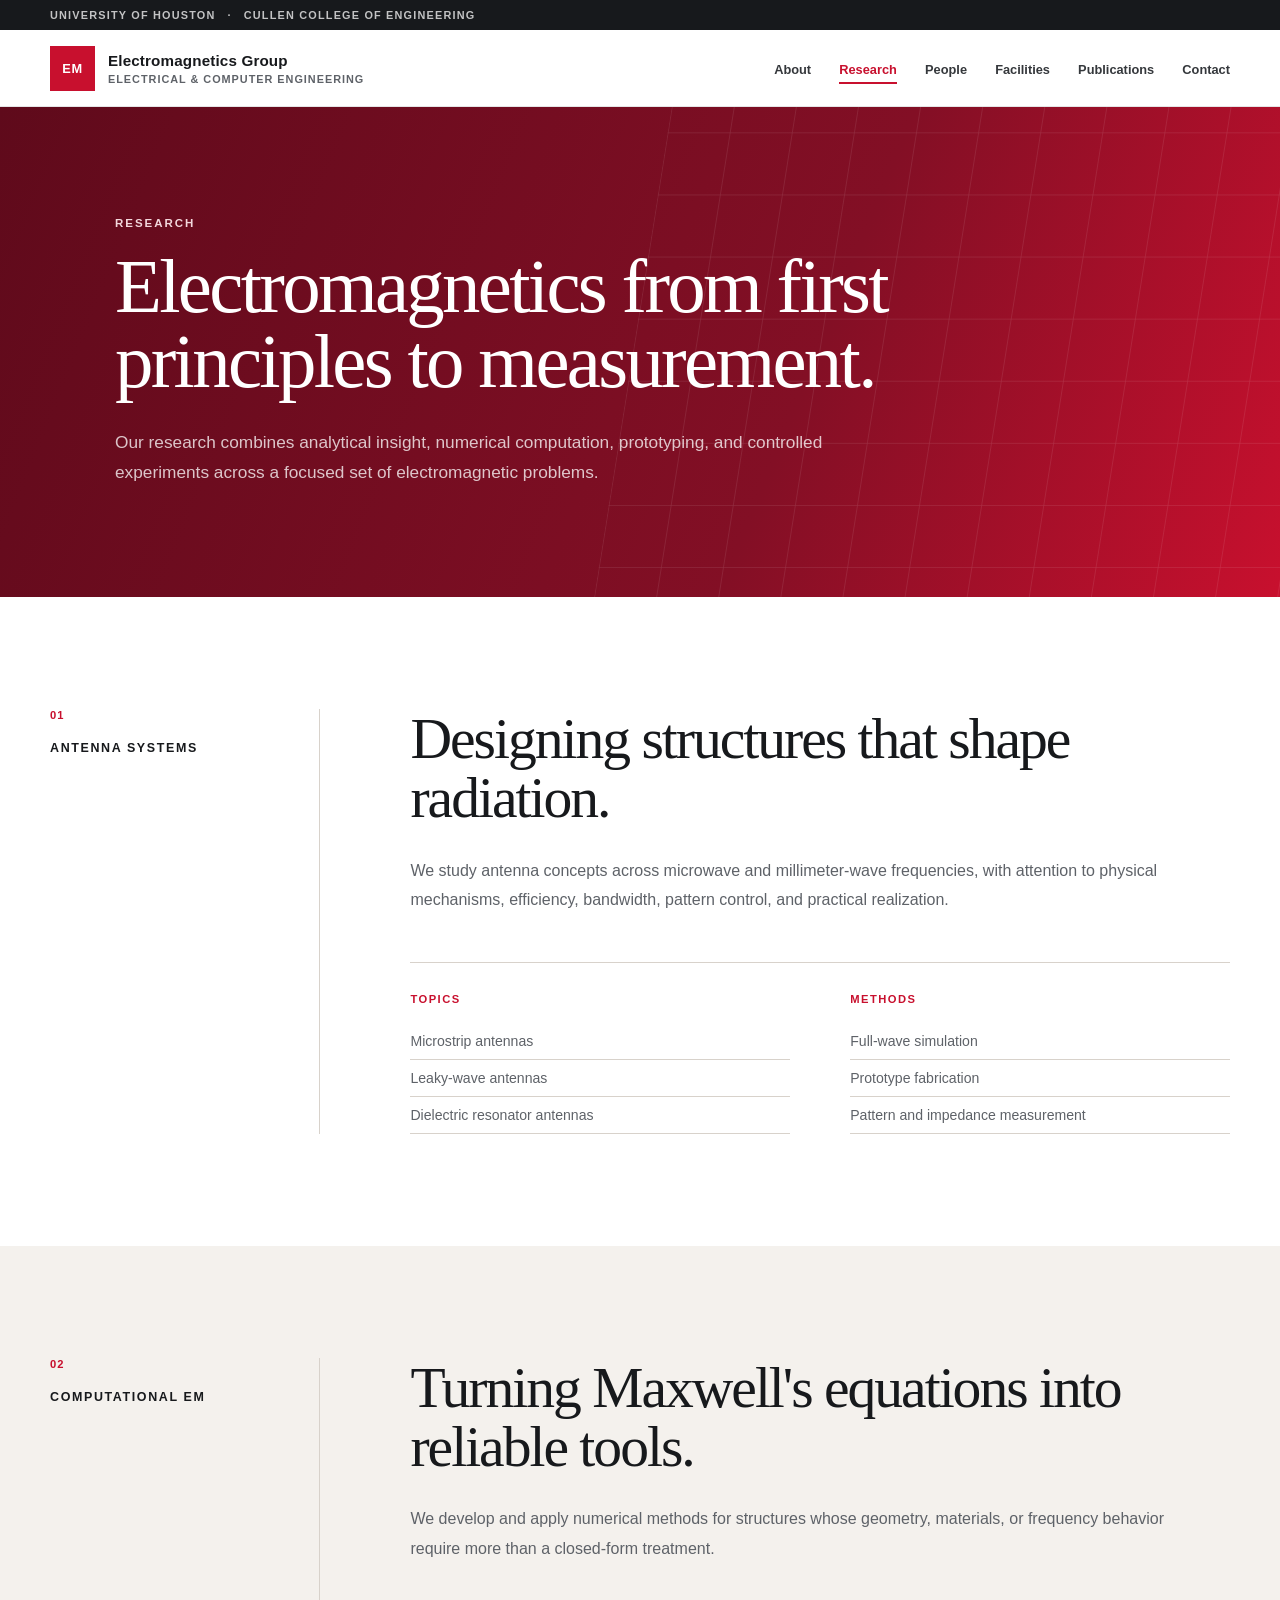
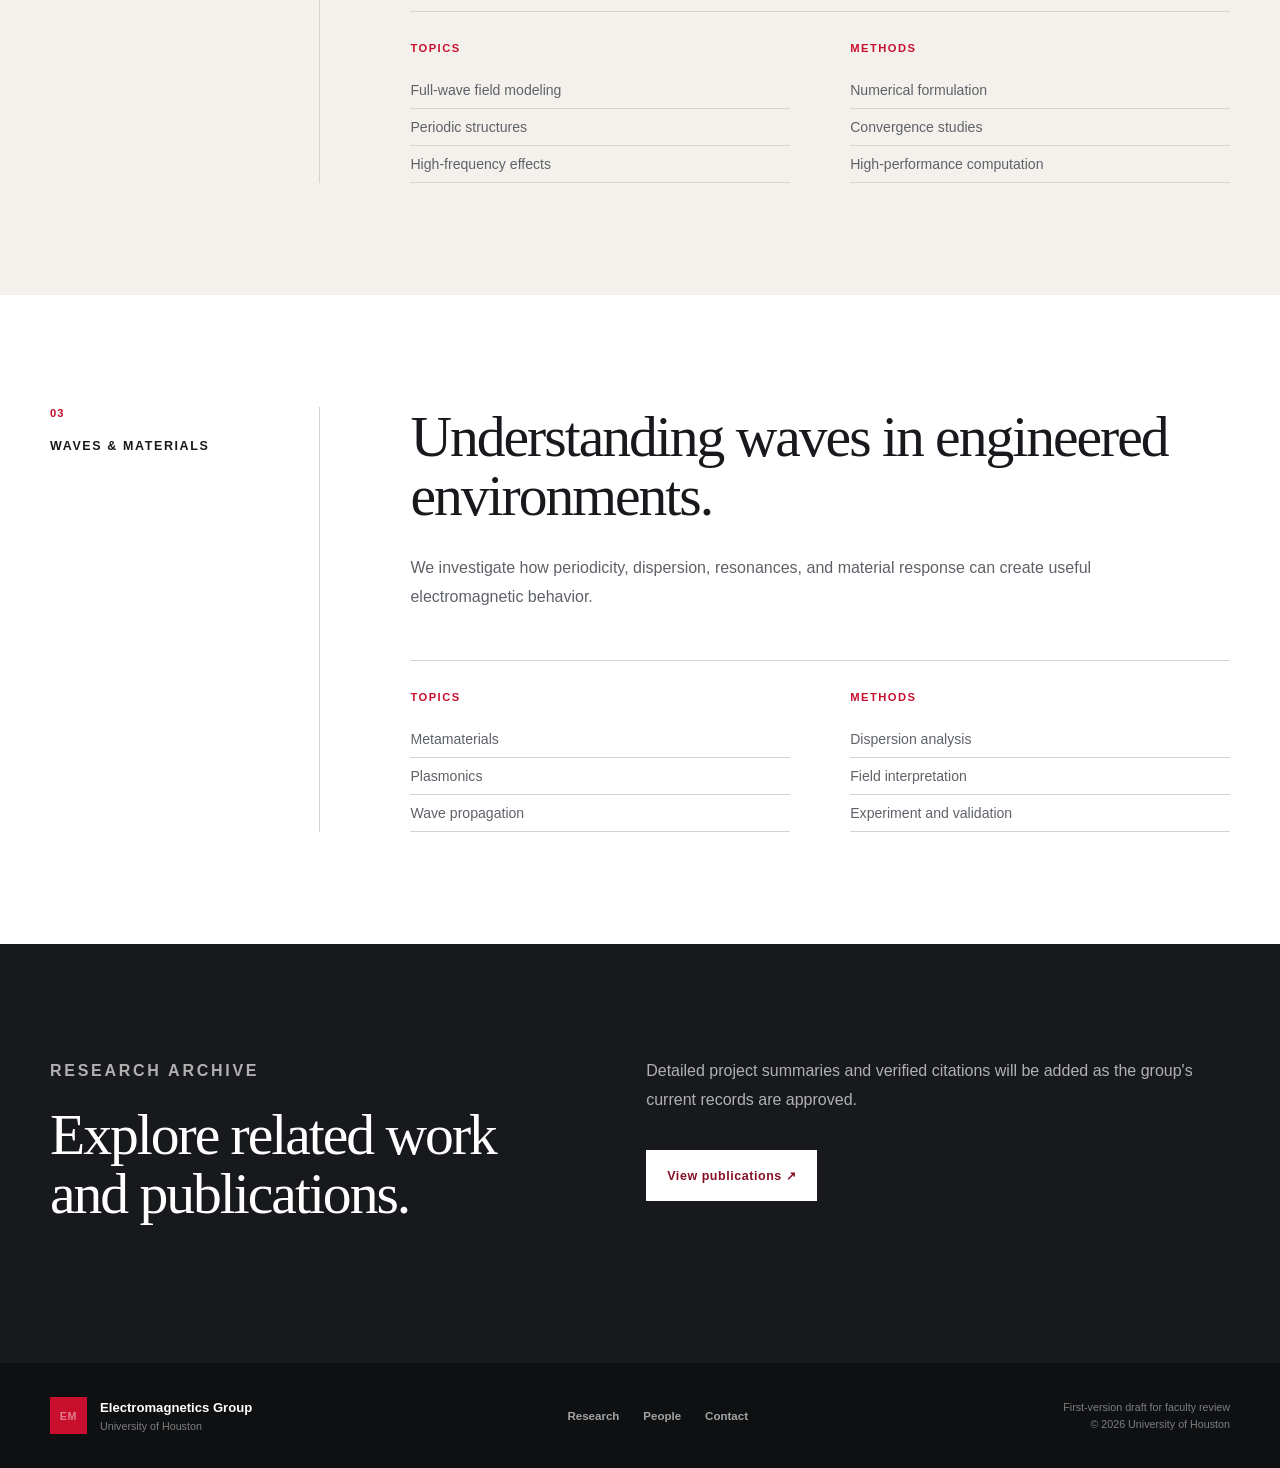
<file: research.html>
<!doctype html>
<html lang="en">
<head>
  <meta charset="utf-8">
  <meta name="viewport" content="width=device-width, initial-scale=1">
  <title>Research | UH Electromagnetics Group</title>
  <meta name="description" content="Explore research in antenna systems, computational electromagnetics, wave phenomena, and engineered materials.">
  <meta property="og:title" content="Research | UH Electromagnetics Group">
  <meta property="og:description" content="Explore research in antenna systems, computational electromagnetics, wave phenomena, and engineered materials.">
  <meta property="og:type" content="website">
  <meta property="og:image" content="https://jlsuka.github.io/uh-em-lab-website/og.jpg">
  <meta name="twitter:card" content="summary_large_image">
  <link rel="stylesheet" href="./styles.css">
</head>
<body>
  
    <a class="skip-link" href="#main-content">Skip to content</a>
    <header class="site-header">
      <div class="university-bar">
        <div class="shell university-bar__inner">
          <a href="https://www.uh.edu/" target="_blank" rel="noreferrer">University of Houston</a>
          <span aria-hidden="true">&middot;</span>
          <a href="https://www.egr.uh.edu/" target="_blank" rel="noreferrer">Cullen College of Engineering</a>
        </div>
      </div>
      <div class="navigation-shell shell">
        <a class="brand" href="./index.html" aria-label="Electromagnetics Group home">
          <span class="brand-mark" aria-hidden="true">EM</span>
          <span class="brand-copy">
            <strong>Electromagnetics Group</strong>
            <small>Electrical &amp; Computer Engineering</small>
          </span>
        </a>
        <nav class="desktop-nav" aria-label="Primary navigation"><a href="./about.html">About</a><a class="active" aria-current="page" href="./research.html">Research</a><a href="./people.html">People</a><a href="./facilities.html">Facilities</a><a href="./publications.html">Publications</a><a href="./contact.html">Contact</a></nav>
        <details class="mobile-nav">
          <summary aria-label="Open navigation menu">Menu</summary>
          <nav aria-label="Mobile navigation"><a href="./about.html">About</a><a class="active" aria-current="page" href="./research.html">Research</a><a href="./people.html">People</a><a href="./facilities.html">Facilities</a><a href="./publications.html">Publications</a><a href="./contact.html">Contact</a></nav>
        </details>
      </div>
    </header>
  <main id="main-content">
    
    <section class="page-hero">
      <div class="page-hero__grid" aria-hidden="true"></div>
      <div class="shell page-hero__inner">
        <p class="eyebrow eyebrow--light">Research</p>
        <h1>Electromagnetics from first principles to measurement.</h1>
        <p>Our research combines analytical insight, numerical computation, prototyping, and controlled experiments across a focused set of electromagnetic problems.</p>
      </div>
    </section>
    <section class="section research-detail" id="antenna-systems">
      <div class="shell detail-grid"><div class="detail-index"><span>01</span><p>Antenna systems</p></div><div class="detail-copy"><h2>Designing structures that shape radiation.</h2><p>We study antenna concepts across microwave and millimeter-wave frequencies, with attention to physical mechanisms, efficiency, bandwidth, pattern control, and practical realization.</p><div class="topic-columns"><div><h3>Topics</h3><ul><li>Microstrip antennas</li><li>Leaky-wave antennas</li><li>Dielectric resonator antennas</li></ul></div><div><h3>Methods</h3><ul><li>Full-wave simulation</li><li>Prototype fabrication</li><li>Pattern and impedance measurement</li></ul></div></div></div></div>
    </section>
    <section class="section section--paper research-detail" id="computational-em">
      <div class="shell detail-grid"><div class="detail-index"><span>02</span><p>Computational EM</p></div><div class="detail-copy"><h2>Turning Maxwell&apos;s equations into reliable tools.</h2><p>We develop and apply numerical methods for structures whose geometry, materials, or frequency behavior require more than a closed-form treatment.</p><div class="topic-columns"><div><h3>Topics</h3><ul><li>Full-wave field modeling</li><li>Periodic structures</li><li>High-frequency effects</li></ul></div><div><h3>Methods</h3><ul><li>Numerical formulation</li><li>Convergence studies</li><li>High-performance computation</li></ul></div></div></div></div>
    </section>
    <section class="section research-detail" id="waves-materials">
      <div class="shell detail-grid"><div class="detail-index"><span>03</span><p>Waves &amp; materials</p></div><div class="detail-copy"><h2>Understanding waves in engineered environments.</h2><p>We investigate how periodicity, dispersion, resonances, and material response can create useful electromagnetic behavior.</p><div class="topic-columns"><div><h3>Topics</h3><ul><li>Metamaterials</li><li>Plasmonics</li><li>Wave propagation</li></ul></div><div><h3>Methods</h3><ul><li>Dispersion analysis</li><li>Field interpretation</li><li>Experiment and validation</li></ul></div></div></div></div>
    </section>
    <section class="section section--ink"><div class="shell two-column-copy two-column-copy--light"><div><p class="eyebrow eyebrow--light">Research archive</p><h2>Explore related work and publications.</h2></div><div><p>Detailed project summaries and verified citations will be added as the group&apos;s current records are approved.</p><a class="button button--light" href="./publications.html">View publications &nearr;</a></div></div></section></main>
  
    <footer class="site-footer">
      <div class="shell site-footer__inner">
        <div class="footer-brand">
          <span class="brand-mark brand-mark--small" aria-hidden="true">EM</span>
          <div><strong>Electromagnetics Group</strong><span>University of Houston</span></div>
        </div>
        <div class="footer-links">
          <a href="./research.html">Research</a>
          <a href="./people.html">People</a>
          <a href="./contact.html">Contact</a>
        </div>
        <div class="footer-meta">
          <span>First-version draft for faculty review</span>
          <span>&copy; 2026 University of Houston</span>
        </div>
      </div>
    </footer>
</body>
</html>
</file>
<file: styles.css>
:root {
  --red: #c8102e;
  --red-dark: #830f25;
  --red-deep: #5f0a1b;
  --ink: #17191c;
  --ink-soft: #272a2e;
  --paper: #f4f1ed;
  --paper-deep: #e9e3dc;
  --white: #ffffff;
  --muted: #5e6268;
  --line: #d8d2cb;
  --gold: #d6ad62;
  --shell: 1180px;
}

* {
  box-sizing: border-box;
}

html {
  scroll-behavior: smooth;
  scroll-padding-top: 104px;
}

body {
  margin: 0;
  background: var(--white);
  color: var(--ink);
  font-family: Arial, Helvetica, sans-serif;
  -webkit-font-smoothing: antialiased;
}

a {
  color: inherit;
  text-decoration: none;
}

button,
summary,
a {
  -webkit-tap-highlight-color: transparent;
}

.shell {
  width: min(calc(100% - 48px), var(--shell));
  margin-inline: auto;
}

.skip-link {
  position: fixed;
  z-index: 100;
  top: 12px;
  left: 12px;
  padding: 10px 14px;
  transform: translateY(-150%);
  background: var(--white);
  color: var(--ink);
  border: 2px solid var(--red);
}

.skip-link:focus {
  transform: translateY(0);
}

.site-header {
  position: sticky;
  z-index: 50;
  top: 0;
  background: rgba(255, 255, 255, 0.97);
  border-bottom: 1px solid rgba(23, 25, 28, 0.11);
  backdrop-filter: blur(12px);
}

.university-bar {
  background: var(--ink);
  color: rgba(255, 255, 255, 0.74);
  font-size: 0.68rem;
  font-weight: 700;
  letter-spacing: 0.11em;
  text-transform: uppercase;
}

.university-bar__inner {
  display: flex;
  align-items: center;
  gap: 12px;
  min-height: 30px;
}

.university-bar a:hover,
.university-bar a:focus-visible {
  color: var(--white);
}

.navigation-shell {
  display: flex;
  align-items: center;
  justify-content: space-between;
  min-height: 76px;
  gap: 32px;
}

.brand {
  display: flex;
  align-items: center;
  gap: 13px;
  flex-shrink: 0;
}

.brand-mark {
  display: grid;
  width: 45px;
  height: 45px;
  place-items: center;
  background: var(--red);
  color: var(--white);
  font-size: 0.8rem;
  font-weight: 800;
  letter-spacing: 0.06em;
}

.brand-copy {
  display: flex;
  flex-direction: column;
  gap: 4px;
}

.brand-copy strong {
  font-size: 0.95rem;
  letter-spacing: 0.01em;
}

.brand-copy small {
  color: var(--muted);
  font-size: 0.68rem;
  font-weight: 700;
  letter-spacing: 0.09em;
  text-transform: uppercase;
}

.desktop-nav {
  display: flex;
  align-items: center;
  gap: clamp(18px, 2.2vw, 32px);
}

.desktop-nav a {
  position: relative;
  padding: 29px 0 27px;
  color: #35383c;
  font-size: 0.8rem;
  font-weight: 700;
}

.desktop-nav a::after {
  position: absolute;
  right: 0;
  bottom: 20px;
  left: 0;
  height: 2px;
  content: "";
  transform: scaleX(0);
  transform-origin: left;
  background: var(--red);
  transition: transform 180ms ease;
}

.desktop-nav a:hover::after,
.desktop-nav a:focus-visible::after {
  transform: scaleX(1);
}

.mobile-nav {
  display: none;
  position: relative;
}

.mobile-nav summary {
  cursor: pointer;
  list-style: none;
  padding: 11px 14px;
  border: 1px solid var(--line);
  font-size: 0.78rem;
  font-weight: 800;
  text-transform: uppercase;
  letter-spacing: 0.08em;
}

.mobile-nav summary::-webkit-details-marker {
  display: none;
}

.mobile-nav nav {
  position: absolute;
  top: calc(100% + 12px);
  right: 0;
  display: grid;
  min-width: 220px;
  padding: 10px;
  background: var(--white);
  border: 1px solid var(--line);
  box-shadow: 0 18px 40px rgba(23, 25, 28, 0.16);
}

.mobile-nav nav a {
  padding: 11px 12px;
  font-size: 0.88rem;
  font-weight: 700;
}

.hero {
  position: relative;
  min-height: 690px;
  overflow: hidden;
  background:
    linear-gradient(105deg, rgba(95, 10, 27, 0.98) 0%, rgba(131, 15, 37, 0.97) 52%, rgba(200, 16, 46, 0.92) 100%),
    var(--red-dark);
  color: var(--white);
}

.hero-grid {
  position: absolute;
  inset: 0 0 0 48%;
  opacity: 0.13;
  background-image:
    linear-gradient(rgba(255, 255, 255, 0.62) 1px, transparent 1px),
    linear-gradient(90deg, rgba(255, 255, 255, 0.62) 1px, transparent 1px);
  background-size: 64px 64px;
  transform: skewX(-9deg) scale(1.18);
}

.hero-orbit {
  position: absolute;
  border: 1px solid rgba(255, 255, 255, 0.25);
  border-radius: 50%;
}

.hero-orbit--one {
  top: 5%;
  right: -7%;
  width: 590px;
  height: 590px;
}

.hero-orbit--two {
  right: 2%;
  bottom: -31%;
  width: 410px;
  height: 410px;
  border-color: rgba(214, 173, 98, 0.44);
}

.hero__inner {
  position: relative;
  z-index: 2;
  display: grid;
  grid-template-columns: minmax(0, 1.5fr) minmax(280px, 0.7fr);
  align-items: center;
  gap: 80px;
  min-height: 690px;
  padding-block: 100px;
}

.hero__content {
  max-width: 760px;
}

.eyebrow {
  margin: 0 0 20px;
  color: var(--red);
  font-size: 0.72rem;
  font-weight: 800;
  letter-spacing: 0.17em;
  text-transform: uppercase;
}

.eyebrow--light {
  color: #f3d7dc;
}

h1,
h2,
h3,
p {
  margin-top: 0;
}

h1,
h2 {
  font-family: Georgia, "Times New Roman", serif;
  font-weight: 400;
  letter-spacing: -0.035em;
}

h1 {
  max-width: 770px;
  margin-bottom: 28px;
  font-size: clamp(3.2rem, 6.3vw, 6.2rem);
  line-height: 0.96;
}

.hero__lede {
  max-width: 650px;
  margin-bottom: 38px;
  color: rgba(255, 255, 255, 0.78);
  font-size: clamp(1rem, 1.6vw, 1.2rem);
  line-height: 1.75;
}

.hero__actions {
  display: flex;
  flex-wrap: wrap;
  align-items: center;
  gap: 28px;
}

.button {
  display: inline-flex;
  min-height: 51px;
  align-items: center;
  justify-content: center;
  gap: 16px;
  padding: 0 20px;
  border: 1px solid transparent;
  font-size: 0.78rem;
  font-weight: 800;
  letter-spacing: 0.045em;
  transition: transform 180ms ease, background-color 180ms ease, color 180ms ease;
}

.button:hover,
.button:focus-visible {
  transform: translateY(-2px);
}

.button--light {
  background: var(--white);
  color: var(--red-dark);
}

.button--light:hover,
.button--light:focus-visible {
  background: #f7e9ec;
}

.button--red {
  background: var(--red);
  color: var(--white);
}

.button--red:hover,
.button--red:focus-visible {
  background: var(--red-dark);
}

.text-link {
  display: inline-flex;
  align-items: center;
  gap: 10px;
  padding-bottom: 5px;
  border-bottom: 1px solid currentColor;
  color: var(--red);
  font-size: 0.8rem;
  font-weight: 800;
}

.text-link--light {
  color: var(--white);
}

.hero__focus {
  align-self: end;
  margin-bottom: 14px;
  padding: 28px;
  background: rgba(58, 5, 16, 0.48);
  border: 1px solid rgba(255, 255, 255, 0.19);
  backdrop-filter: blur(9px);
}

.hero__focus > p {
  margin-bottom: 22px;
  color: rgba(255, 255, 255, 0.56);
  font-size: 0.68rem;
  font-weight: 800;
  letter-spacing: 0.14em;
  text-transform: uppercase;
}

.hero__focus ol {
  margin: 0;
  padding: 0;
  list-style: none;
}

.hero__focus li {
  display: flex;
  align-items: center;
  gap: 17px;
  padding: 16px 0;
  border-top: 1px solid rgba(255, 255, 255, 0.15);
  font-family: Georgia, "Times New Roman", serif;
  font-size: 1.08rem;
}

.hero__focus li span {
  color: var(--gold);
  font-family: Arial, Helvetica, sans-serif;
  font-size: 0.66rem;
  font-weight: 800;
}

.section {
  padding-block: 112px;
}

.split-intro {
  display: grid;
  grid-template-columns: minmax(0, 0.85fr) minmax(0, 1fr);
  gap: 110px;
}

.split-intro h2,
.section-heading h2,
.people h2,
.publication-intro h2,
.contact h2 {
  margin-bottom: 0;
  font-size: clamp(2.45rem, 4.7vw, 4.6rem);
  line-height: 1.03;
}

.prose-block {
  padding-top: 40px;
}

.prose-block p,
.people-intro > p:last-child,
.publication-intro > p,
.contact p {
  color: var(--muted);
  font-size: 1rem;
  line-height: 1.78;
}

.prose-block p {
  max-width: 660px;
}

.prose-block .text-link {
  margin-top: 10px;
}

.section--paper {
  background: var(--paper);
}

.section-heading {
  display: grid;
  grid-template-columns: 1fr minmax(280px, 0.54fr);
  align-items: end;
  gap: 80px;
  margin-bottom: 58px;
}

.section-heading > p {
  margin-bottom: 7px;
  color: var(--muted);
  line-height: 1.7;
}

.research-grid {
  display: grid;
  grid-template-columns: repeat(3, 1fr);
  border-top: 1px solid var(--line);
  border-bottom: 1px solid var(--line);
}

.research-card {
  min-height: 440px;
  padding: 34px 34px 36px;
  border-right: 1px solid var(--line);
}

.research-card:last-child {
  border-right: 0;
}

.card-number {
  display: block;
  margin-bottom: 70px;
  color: var(--red);
  font-size: 0.72rem;
  font-weight: 800;
  letter-spacing: 0.1em;
}

.research-card h3,
.facility-card h3,
.profile h3,
.publication-list h3 {
  font-family: Georgia, "Times New Roman", serif;
  font-weight: 400;
}

.research-card h3 {
  min-height: 64px;
  margin-bottom: 17px;
  font-size: 1.7rem;
  line-height: 1.12;
}

.research-card > p {
  min-height: 94px;
  margin-bottom: 27px;
  color: var(--muted);
  font-size: 0.9rem;
  line-height: 1.7;
}

.research-card ul {
  display: flex;
  flex-wrap: wrap;
  gap: 8px;
  margin: 0;
  padding: 0;
  list-style: none;
}

.research-card li {
  padding: 7px 9px;
  background: var(--white);
  border: 1px solid var(--line);
  color: #454a50;
  font-size: 0.68rem;
  font-weight: 700;
}

.people-layout {
  display: grid;
  grid-template-columns: minmax(0, 0.8fr) minmax(0, 1.2fr);
  gap: 100px;
  align-items: start;
}

.people-intro {
  position: sticky;
  top: 150px;
}

.people-intro h2 {
  margin-bottom: 30px;
}

.people-preview {
  border-top: 4px solid var(--red);
  background: var(--paper);
}

.profile {
  display: grid;
  grid-template-columns: 110px 1fr;
  gap: 28px;
  padding: 38px;
  border-bottom: 1px solid var(--line);
}

.profile-avatar {
  display: grid;
  width: 110px;
  aspect-ratio: 1;
  place-items: center;
  background: var(--ink);
  color: rgba(255, 255, 255, 0.82);
  font-family: Georgia, "Times New Roman", serif;
  font-size: 1.8rem;
}

.profile small {
  display: block;
  margin-bottom: 10px;
  color: var(--red);
  font-size: 0.68rem;
  font-weight: 800;
  letter-spacing: 0.12em;
  text-transform: uppercase;
}

.profile h3 {
  margin-bottom: 11px;
  font-size: 1.55rem;
}

.profile p,
.draft-note {
  margin-bottom: 0;
  color: var(--muted);
  font-size: 0.82rem;
  line-height: 1.65;
}

.member-row {
  display: flex;
  justify-content: space-between;
  gap: 20px;
  padding: 24px 38px;
  border-bottom: 1px solid var(--line);
  font-size: 0.85rem;
}

.member-row span {
  font-weight: 800;
}

.member-row strong {
  color: var(--muted);
  font-size: 0.75rem;
  font-weight: 600;
}

.people-preview > .draft-note {
  padding: 20px 38px;
  background: #eee9e3;
  font-style: italic;
}

.section--ink {
  background: var(--ink);
  color: var(--white);
}

.section-heading--light > p {
  color: rgba(255, 255, 255, 0.56);
}

.facility-grid {
  display: grid;
  grid-template-columns: repeat(3, 1fr);
  gap: 22px;
}

.facility-card {
  padding: 15px 15px 30px;
  background: var(--ink-soft);
  border: 1px solid rgba(255, 255, 255, 0.08);
}

.facility-visual {
  position: relative;
  display: flex;
  min-height: 215px;
  align-items: flex-end;
  margin-bottom: 27px;
  overflow: hidden;
  padding: 20px;
  background-color: #35383c;
}

.facility-visual::before,
.facility-visual::after {
  position: absolute;
  content: "";
}

.facility-visual--1 {
  background-image: radial-gradient(circle at 50% 110%, transparent 0 32%, rgba(255, 255, 255, 0.08) 32.4% 33%, transparent 33.4% 45%, rgba(255, 255, 255, 0.08) 45.4% 46%, transparent 46.4%);
}

.facility-visual--1::before {
  inset: 22px;
  border: 1px solid rgba(214, 173, 98, 0.55);
  border-bottom: 0;
  border-radius: 120px 120px 0 0;
}

.facility-visual--2 {
  background-image:
    linear-gradient(90deg, rgba(255, 255, 255, 0.06) 1px, transparent 1px),
    linear-gradient(rgba(255, 255, 255, 0.06) 1px, transparent 1px);
  background-size: 24px 24px;
}

.facility-visual--2::before {
  width: 115px;
  height: 115px;
  top: 48px;
  left: calc(50% - 57px);
  border: 1px solid rgba(214, 173, 98, 0.58);
  border-radius: 50%;
}

.facility-visual--3::before {
  left: 18%;
  right: 18%;
  bottom: 36px;
  height: 110px;
  border: 1px solid rgba(214, 173, 98, 0.58);
  transform: skewY(-7deg);
}

.facility-visual span {
  position: relative;
  z-index: 2;
  color: rgba(255, 255, 255, 0.44);
  font-size: 0.68rem;
  font-weight: 800;
  letter-spacing: 0.1em;
}

.facility-label {
  margin-bottom: 12px;
  color: var(--gold);
  font-size: 0.66rem;
  font-weight: 800;
  letter-spacing: 0.13em;
  text-transform: uppercase;
}

.facility-card h3 {
  margin-bottom: 14px;
  font-size: 1.55rem;
}

.facility-card > p:last-child {
  margin-bottom: 0;
  color: rgba(255, 255, 255, 0.57);
  font-size: 0.84rem;
  line-height: 1.65;
}

.publication-layout {
  display: grid;
  grid-template-columns: minmax(260px, 0.72fr) minmax(0, 1.28fr);
  gap: 105px;
}

.publication-intro h2 {
  margin-bottom: 26px;
}

.publication-intro > p {
  margin-bottom: 30px;
}

.publication-list {
  border-top: 1px solid var(--line);
}

.publication-list article {
  display: grid;
  grid-template-columns: 56px 1fr 22px;
  gap: 18px;
  align-items: start;
  padding: 25px 0;
  border-bottom: 1px solid var(--line);
}

.publication-list article > span:first-child {
  padding-top: 5px;
  color: var(--red);
  font-size: 0.74rem;
  font-weight: 800;
}

.publication-list h3 {
  margin-bottom: 7px;
  font-size: 1.18rem;
}

.publication-list article p {
  margin-bottom: 0;
  color: var(--muted);
  font-size: 0.76rem;
}

.publication-arrow {
  color: var(--red);
}

.publication-list > .draft-note {
  padding-top: 18px;
  font-style: italic;
}

.contact {
  padding-block: 90px;
  background: var(--red);
  color: var(--white);
}

.contact-layout {
  display: grid;
  grid-template-columns: minmax(0, 1fr) minmax(300px, 0.68fr);
  align-items: center;
  gap: 110px;
}

.contact h2 {
  margin-bottom: 24px;
}

.contact p {
  max-width: 650px;
  margin-bottom: 0;
  color: rgba(255, 255, 255, 0.7);
}

.contact address {
  display: flex;
  flex-direction: column;
  gap: 8px;
  padding: 28px 30px;
  background: rgba(95, 10, 27, 0.42);
  border-left: 3px solid var(--gold);
  color: rgba(255, 255, 255, 0.74);
  font-size: 0.86rem;
  font-style: normal;
  line-height: 1.45;
}

.contact address strong {
  margin-bottom: 6px;
  color: var(--white);
  font-family: Georgia, "Times New Roman", serif;
  font-size: 1.12rem;
  font-weight: 400;
}

.contact address a {
  display: inline-flex;
  align-items: center;
  gap: 10px;
  width: fit-content;
  margin-top: 13px;
  padding-bottom: 4px;
  border-bottom: 1px solid rgba(255, 255, 255, 0.6);
  color: var(--white);
  font-size: 0.76rem;
  font-weight: 800;
}

.site-footer {
  padding-block: 34px;
  background: #0f1012;
  color: var(--white);
}

.site-footer__inner {
  display: flex;
  align-items: center;
  justify-content: space-between;
  gap: 34px;
}

.footer-brand {
  display: flex;
  align-items: center;
  gap: 13px;
}

.brand-mark--small {
  width: 37px;
  height: 37px;
  font-size: 0.66rem;
}

.footer-brand div,
.footer-meta {
  display: flex;
  flex-direction: column;
  gap: 5px;
}

.footer-brand strong {
  font-size: 0.82rem;
}

.footer-brand span,
.footer-meta {
  color: rgba(255, 255, 255, 0.46);
  font-size: 0.67rem;
}

.footer-meta {
  align-items: flex-end;
}

a:focus-visible,
summary:focus-visible {
  outline: 3px solid var(--gold);
  outline-offset: 4px;
}

@media (max-width: 980px) {
  .desktop-nav {
    display: none;
  }

  .mobile-nav {
    display: block;
  }

  .hero__inner {
    grid-template-columns: 1fr;
    gap: 60px;
  }

  .hero__focus {
    display: none;
  }

  .split-intro,
  .people-layout,
  .publication-layout,
  .contact-layout {
    grid-template-columns: 1fr;
    gap: 52px;
  }

  .people-intro {
    position: static;
  }

  .section-heading {
    grid-template-columns: 1fr;
    gap: 24px;
  }

  .research-grid {
    grid-template-columns: 1fr;
  }

  .research-card {
    min-height: auto;
    border-right: 0;
    border-bottom: 1px solid var(--line);
  }

  .research-card:last-child {
    border-bottom: 0;
  }

  .card-number {
    margin-bottom: 38px;
  }

  .research-card h3,
  .research-card > p {
    min-height: 0;
  }

  .facility-grid {
    grid-template-columns: 1fr;
  }

  .facility-card {
    display: grid;
    grid-template-columns: minmax(210px, 0.8fr) 1fr;
    column-gap: 28px;
  }

  .facility-visual {
    grid-row: 1 / span 3;
    margin-bottom: 0;
  }

  .facility-label {
    align-self: end;
    margin-top: 20px;
  }
}

@media (max-width: 640px) {
  .shell {
    width: min(calc(100% - 32px), var(--shell));
  }

  .university-bar__inner {
    gap: 7px;
    font-size: 0.58rem;
    letter-spacing: 0.06em;
  }

  .university-bar__inner a:last-child {
    overflow: hidden;
    max-width: 150px;
    white-space: nowrap;
    text-overflow: ellipsis;
  }

  .navigation-shell {
    min-height: 68px;
  }

  .brand-mark {
    width: 40px;
    height: 40px;
  }

  .brand-copy strong {
    font-size: 0.78rem;
  }

  .brand-copy small {
    display: none;
  }

  .hero,
  .hero__inner {
    min-height: 620px;
  }

  .hero__inner {
    padding-block: 82px;
  }

  h1 {
    font-size: clamp(3rem, 15vw, 4.5rem);
  }

  .hero__lede {
    font-size: 0.98rem;
  }

  .hero__actions {
    align-items: flex-start;
    flex-direction: column;
  }

  .section {
    padding-block: 78px;
  }

  .split-intro,
  .people-layout,
  .publication-layout,
  .contact-layout {
    gap: 38px;
  }

  .prose-block {
    padding-top: 0;
  }

  .research-card {
    padding-inline: 22px;
  }

  .profile {
    grid-template-columns: 1fr;
    padding: 27px;
  }

  .profile-avatar {
    width: 78px;
  }

  .member-row {
    align-items: flex-start;
    flex-direction: column;
    padding-inline: 27px;
  }

  .people-preview > .draft-note {
    padding-inline: 27px;
  }

  .facility-card {
    display: block;
  }

  .facility-visual {
    min-height: 190px;
    margin-bottom: 25px;
  }

  .facility-label {
    margin-top: 0;
  }

  .publication-list article {
    grid-template-columns: 48px 1fr;
  }

  .publication-arrow {
    display: none;
  }

  .contact {
    padding-block: 72px;
  }

  .contact address {
    padding: 25px 23px;
  }

  .site-footer__inner {
    align-items: flex-start;
    flex-direction: column;
  }

  .footer-meta {
    align-items: flex-start;
  }
}

@media (prefers-reduced-motion: reduce) {
  html {
    scroll-behavior: auto;
  }

  *,
  *::before,
  *::after {
    scroll-behavior: auto !important;
    transition-duration: 0.01ms !important;
  }
}

/* Multi-page site */

.desktop-nav a.active {
  color: var(--red);
}

.desktop-nav a.active::after {
  transform: scaleX(1);
}

.mobile-nav nav a.active {
  background: var(--paper);
  color: var(--red);
}

.page-hero {
  position: relative;
  min-height: 490px;
  overflow: hidden;
  background: linear-gradient(112deg, var(--red-deep), var(--red-dark) 62%, var(--red));
  color: var(--white);
}

.page-hero__grid {
  position: absolute;
  inset: 0 0 0 53%;
  opacity: 0.13;
  background-image:
    linear-gradient(rgba(255, 255, 255, 0.65) 1px, transparent 1px),
    linear-gradient(90deg, rgba(255, 255, 255, 0.65) 1px, transparent 1px);
  background-size: 54px 54px;
  transform: skewX(-9deg) scale(1.15);
}

.page-hero__inner {
  position: relative;
  z-index: 2;
  display: flex;
  min-height: 490px;
  max-width: 1050px;
  flex-direction: column;
  justify-content: center;
  padding-block: 78px;
}

.page-hero h1 {
  max-width: 920px;
  margin-bottom: 28px;
  font-size: clamp(3.3rem, 6vw, 6rem);
  line-height: 0.98;
}

.page-hero__inner > p:last-child {
  max-width: 760px;
  margin-bottom: 0;
  color: rgba(255, 255, 255, 0.76);
  font-size: 1.08rem;
  line-height: 1.75;
}

.research-grid--links .research-card {
  display: block;
  color: var(--ink);
  transition: background-color 180ms ease, transform 180ms ease;
}

.research-grid--links .research-card:hover,
.research-grid--links .research-card:focus-visible {
  z-index: 2;
  transform: translateY(-5px);
  background: var(--white);
  outline-offset: -3px;
}

.card-link {
  display: inline-block;
  margin-top: 25px;
  color: var(--red);
  font-size: 0.72rem;
  font-weight: 800;
  letter-spacing: 0.04em;
}

.home-pathways {
  padding-top: 0;
}

.pathway-grid {
  display: grid;
  grid-template-columns: 1fr 1fr;
}

.pathway-card {
  display: flex;
  min-height: 390px;
  flex-direction: column;
  justify-content: space-between;
  padding: 50px;
  color: var(--white);
  transition: transform 180ms ease;
}

.pathway-card:hover,
.pathway-card:focus-visible {
  z-index: 2;
  transform: translateY(-5px);
}

.pathway-card--dark {
  background: var(--ink);
}

.pathway-card--red {
  background: var(--red);
}

.pathway-card > span,
.pathway-card strong {
  font-size: 0.7rem;
  font-weight: 800;
  letter-spacing: 0.14em;
  text-transform: uppercase;
}

.pathway-card > span {
  color: var(--gold);
}

.pathway-card h2 {
  max-width: 480px;
  margin: auto 0 42px;
  font-size: clamp(2.4rem, 4vw, 4rem);
  line-height: 1.02;
}

.contact--compact {
  padding-block: 82px;
}

.contact--compact .button {
  justify-self: end;
}

.footer-links {
  display: flex;
  gap: 24px;
  color: rgba(255, 255, 255, 0.62);
  font-size: 0.72rem;
  font-weight: 700;
}

.footer-links a:hover,
.footer-links a:focus-visible {
  color: var(--white);
}

.editorial-grid {
  display: grid;
  grid-template-columns: minmax(190px, 0.32fr) minmax(0, 1fr);
  gap: 90px;
}

.editorial-grid aside {
  display: flex;
  min-height: 320px;
  flex-direction: column;
  justify-content: space-between;
  padding-right: 34px;
  border-right: 1px solid var(--line);
}

.side-number {
  color: var(--paper-deep);
  font-family: Georgia, "Times New Roman", serif;
  font-size: 7rem;
  line-height: 0.8;
}

.editorial-copy h2,
.two-column-copy h2,
.detail-copy h2,
.people-page-grid h2,
.contact-address-card h2 {
  margin-bottom: 28px;
  font-size: clamp(2.4rem, 4.5vw, 4.4rem);
  line-height: 1.03;
}

.editorial-copy p,
.two-column-copy p,
.detail-copy > p,
.contact-address-card address {
  max-width: 760px;
  color: var(--muted);
  font-size: 1rem;
  line-height: 1.82;
}

.principle-grid {
  display: grid;
  grid-template-columns: repeat(4, 1fr);
  border-block: 1px solid var(--line);
}

.principle-grid article {
  min-height: 290px;
  padding: 30px;
  border-right: 1px solid var(--line);
}

.principle-grid article:last-child {
  border-right: 0;
}

.principle-grid span,
.detail-index span,
.contact-options article > span {
  color: var(--red);
  font-size: 0.7rem;
  font-weight: 800;
  letter-spacing: 0.1em;
}

.principle-grid h3 {
  margin: 70px 0 15px;
  font-family: Georgia, "Times New Roman", serif;
  font-size: 1.45rem;
  font-weight: 400;
}

.principle-grid p {
  margin: 0;
  color: var(--muted);
  font-size: 0.84rem;
  line-height: 1.65;
}

.two-column-copy {
  display: grid;
  grid-template-columns: minmax(0, 0.85fr) minmax(0, 1fr);
  gap: 100px;
}

.two-column-copy .button {
  margin-top: 20px;
}

.two-column-copy--light h2,
.two-column-copy--light p {
  color: var(--white);
}

.two-column-copy--light p {
  opacity: 0.66;
}

.detail-grid {
  display: grid;
  grid-template-columns: minmax(180px, 0.33fr) minmax(0, 1fr);
  gap: 90px;
}

.detail-index {
  padding-right: 32px;
  border-right: 1px solid var(--line);
}

.detail-index span {
  display: block;
  margin-bottom: 20px;
}

.detail-index p {
  font-size: 0.78rem;
  font-weight: 800;
  letter-spacing: 0.13em;
  text-transform: uppercase;
}

.topic-columns {
  display: grid;
  grid-template-columns: 1fr 1fr;
  gap: 60px;
  margin-top: 48px;
  padding-top: 30px;
  border-top: 1px solid var(--line);
}

.topic-columns h3 {
  margin-bottom: 18px;
  color: var(--red);
  font-size: 0.7rem;
  letter-spacing: 0.13em;
  text-transform: uppercase;
}

.topic-columns ul,
.facility-feature ul {
  margin: 0;
  padding: 0;
  list-style: none;
}

.topic-columns li {
  padding: 10px 0;
  border-bottom: 1px solid var(--line);
  color: var(--muted);
  font-size: 0.88rem;
}

.people-page-grid {
  display: grid;
  grid-template-columns: minmax(250px, 0.55fr) minmax(0, 1.45fr);
  gap: 75px;
}

.person-card--featured {
  display: grid;
  grid-template-columns: 220px 1fr;
  gap: 36px;
  padding: 34px;
  background: var(--paper);
  border-top: 4px solid var(--red);
}

.person-placeholder {
  display: grid;
  min-height: 250px;
  place-items: center;
  background: var(--ink);
  color: var(--white);
  font-family: Georgia, "Times New Roman", serif;
  font-size: 2.5rem;
}

.person-card > div:last-child > span {
  display: block;
  margin-bottom: 17px;
  color: var(--red);
  font-size: 0.68rem;
  font-weight: 800;
  letter-spacing: 0.12em;
  text-transform: uppercase;
}

.person-card h3 {
  margin-bottom: 16px;
  font-family: Georgia, "Times New Roman", serif;
  font-size: 2rem;
  font-weight: 400;
}

.person-card p {
  color: var(--muted);
  font-size: 0.9rem;
  line-height: 1.7;
}

.person-links {
  display: flex;
  flex-wrap: wrap;
  gap: 8px;
  margin-top: 22px;
}

.person-links span {
  padding: 8px 10px;
  background: var(--white);
  border: 1px solid var(--line);
  font-size: 0.7rem;
  font-weight: 700;
}

.member-card-grid {
  display: grid;
  grid-template-columns: repeat(4, 1fr);
  gap: 18px;
}

.member-card {
  padding: 16px 16px 26px;
  background: var(--white);
  border: 1px solid var(--line);
}

.member-avatar {
  display: grid;
  min-height: 190px;
  margin-bottom: 24px;
  place-items: center;
  background: var(--ink-soft);
  color: rgba(255, 255, 255, 0.4);
  font-family: Georgia, "Times New Roman", serif;
  font-size: 1.8rem;
}

.member-card h3 {
  margin-bottom: 8px;
  font-family: Georgia, "Times New Roman", serif;
  font-size: 1.25rem;
  font-weight: 400;
}

.member-card p {
  margin: 0;
  color: var(--muted);
  font-size: 0.74rem;
}

.draft-note--block {
  margin-top: 20px;
  padding: 16px 18px;
  background: #eee9e3;
  border-left: 3px solid var(--gold);
}

.facility-page-grid {
  display: grid;
  gap: 28px;
}

.facility-feature {
  display: grid;
  grid-template-columns: minmax(300px, 0.9fr) minmax(0, 1.1fr);
  gap: 50px;
  align-items: center;
  padding: 20px;
  background: var(--ink-soft);
  border: 1px solid rgba(255, 255, 255, 0.08);
}

.facility-feature .facility-visual {
  min-height: 310px;
  margin: 0;
}

.facility-feature h2 {
  margin-bottom: 18px;
  font-family: Georgia, "Times New Roman", serif;
  font-size: clamp(2rem, 3vw, 3.2rem);
  font-weight: 400;
}

.facility-feature > div:last-child > p:not(.facility-label) {
  color: rgba(255, 255, 255, 0.58);
  line-height: 1.7;
}

.facility-feature li {
  padding: 10px 0;
  border-bottom: 1px solid rgba(255, 255, 255, 0.1);
  color: rgba(255, 255, 255, 0.75);
  font-size: 0.82rem;
}

.publications-page-layout {
  display: grid;
  grid-template-columns: 170px 1fr;
  gap: 80px;
}

.publication-filter {
  position: sticky;
  top: 145px;
  display: flex;
  height: fit-content;
  flex-direction: column;
}

.publication-filter a {
  padding: 13px 0;
  border-bottom: 1px solid var(--line);
  color: var(--muted);
  font-size: 0.8rem;
  font-weight: 700;
}

.publication-filter a.active,
.publication-filter a:hover {
  color: var(--red);
}

.publication-year-list section > h2 {
  padding-bottom: 20px;
  border-bottom: 3px solid var(--ink);
  font-size: 3.2rem;
}

.publication-year-list section + section {
  margin-top: 75px;
}

.publication-year-list article {
  display: grid;
  grid-template-columns: 90px 1fr auto;
  gap: 25px;
  align-items: start;
  padding: 25px 0;
  border-bottom: 1px solid var(--line);
}

.publication-year-list article > span,
.publication-year-list article > strong {
  padding-top: 4px;
  color: var(--red);
  font-size: 0.68rem;
  font-weight: 800;
  text-transform: uppercase;
}

.publication-year-list article h3 {
  margin-bottom: 9px;
  font-family: Georgia, "Times New Roman", serif;
  font-size: 1.3rem;
  font-weight: 400;
}

.publication-year-list article p {
  margin: 0;
  color: var(--muted);
  font-size: 0.77rem;
}

.archive-callout {
  display: grid;
  grid-template-columns: 1fr auto;
  gap: 40px;
  align-items: center;
  padding: 38px;
  background: var(--paper);
}

.archive-callout h2 {
  margin-bottom: 14px;
  font-size: 2.3rem;
}

.archive-callout p:not(.eyebrow) {
  margin: 0;
  color: var(--muted);
  line-height: 1.65;
}

.contact-page-grid {
  display: grid;
  grid-template-columns: minmax(280px, 0.76fr) minmax(0, 1.24fr);
  gap: 85px;
}

.contact-address-card {
  padding: 36px;
  background: var(--paper);
  border-top: 4px solid var(--red);
}

.contact-address-card address {
  display: flex;
  flex-direction: column;
  gap: 8px;
  margin-bottom: 28px;
  font-style: normal;
}

.contact-options {
  border-top: 1px solid var(--line);
}

.contact-options article {
  display: grid;
  grid-template-columns: 45px 1fr;
  gap: 20px;
  padding: 27px 0;
  border-bottom: 1px solid var(--line);
}

.contact-options h3 {
  margin-bottom: 10px;
  font-family: Georgia, "Times New Roman", serif;
  font-size: 1.35rem;
  font-weight: 400;
}

.contact-options p {
  margin: 0;
  color: var(--muted);
  font-size: 0.86rem;
  line-height: 1.65;
}

@media (max-width: 980px) {
  .pathway-grid,
  .editorial-grid,
  .two-column-copy,
  .detail-grid,
  .people-page-grid,
  .contact-page-grid,
  .facility-feature {
    grid-template-columns: 1fr;
  }

  .principle-grid,
  .member-card-grid {
    grid-template-columns: repeat(2, 1fr);
  }

  .editorial-grid,
  .two-column-copy,
  .detail-grid,
  .people-page-grid,
  .contact-page-grid {
    gap: 48px;
  }

  .editorial-grid aside,
  .detail-index {
    min-height: auto;
    padding: 0 0 20px;
    border-right: 0;
    border-bottom: 1px solid var(--line);
  }

  .side-number {
    display: none;
  }

  .facility-feature .facility-visual {
    min-height: 250px;
  }

  .publications-page-layout {
    grid-template-columns: 1fr;
    gap: 45px;
  }

  .publication-filter {
    position: static;
    flex-direction: row;
    gap: 22px;
  }

  .publication-filter .eyebrow {
    display: none;
  }

  .contact--compact .button {
    justify-self: start;
  }
}

@media (max-width: 640px) {
  .page-hero,
  .page-hero__inner {
    min-height: 430px;
  }

  .page-hero h1 {
    font-size: clamp(3rem, 14vw, 4.4rem);
  }

  .pathway-card {
    min-height: 330px;
    padding: 34px 28px;
  }

  .principle-grid,
  .member-card-grid,
  .topic-columns {
    grid-template-columns: 1fr;
  }

  .principle-grid article {
    min-height: auto;
    border-right: 0;
    border-bottom: 1px solid var(--line);
  }

  .principle-grid h3 {
    margin-top: 38px;
  }

  .person-card--featured {
    grid-template-columns: 1fr;
    padding: 25px;
  }

  .person-placeholder {
    min-height: 200px;
  }

  .facility-feature {
    gap: 28px;
    padding: 14px 14px 28px;
  }

  .publication-year-list article {
    grid-template-columns: 1fr;
    gap: 9px;
  }

  .archive-callout {
    grid-template-columns: 1fr;
    padding: 28px;
  }

  .contact-address-card {
    padding: 28px;
  }

  .footer-links {
    flex-wrap: wrap;
  }
}
</file>
